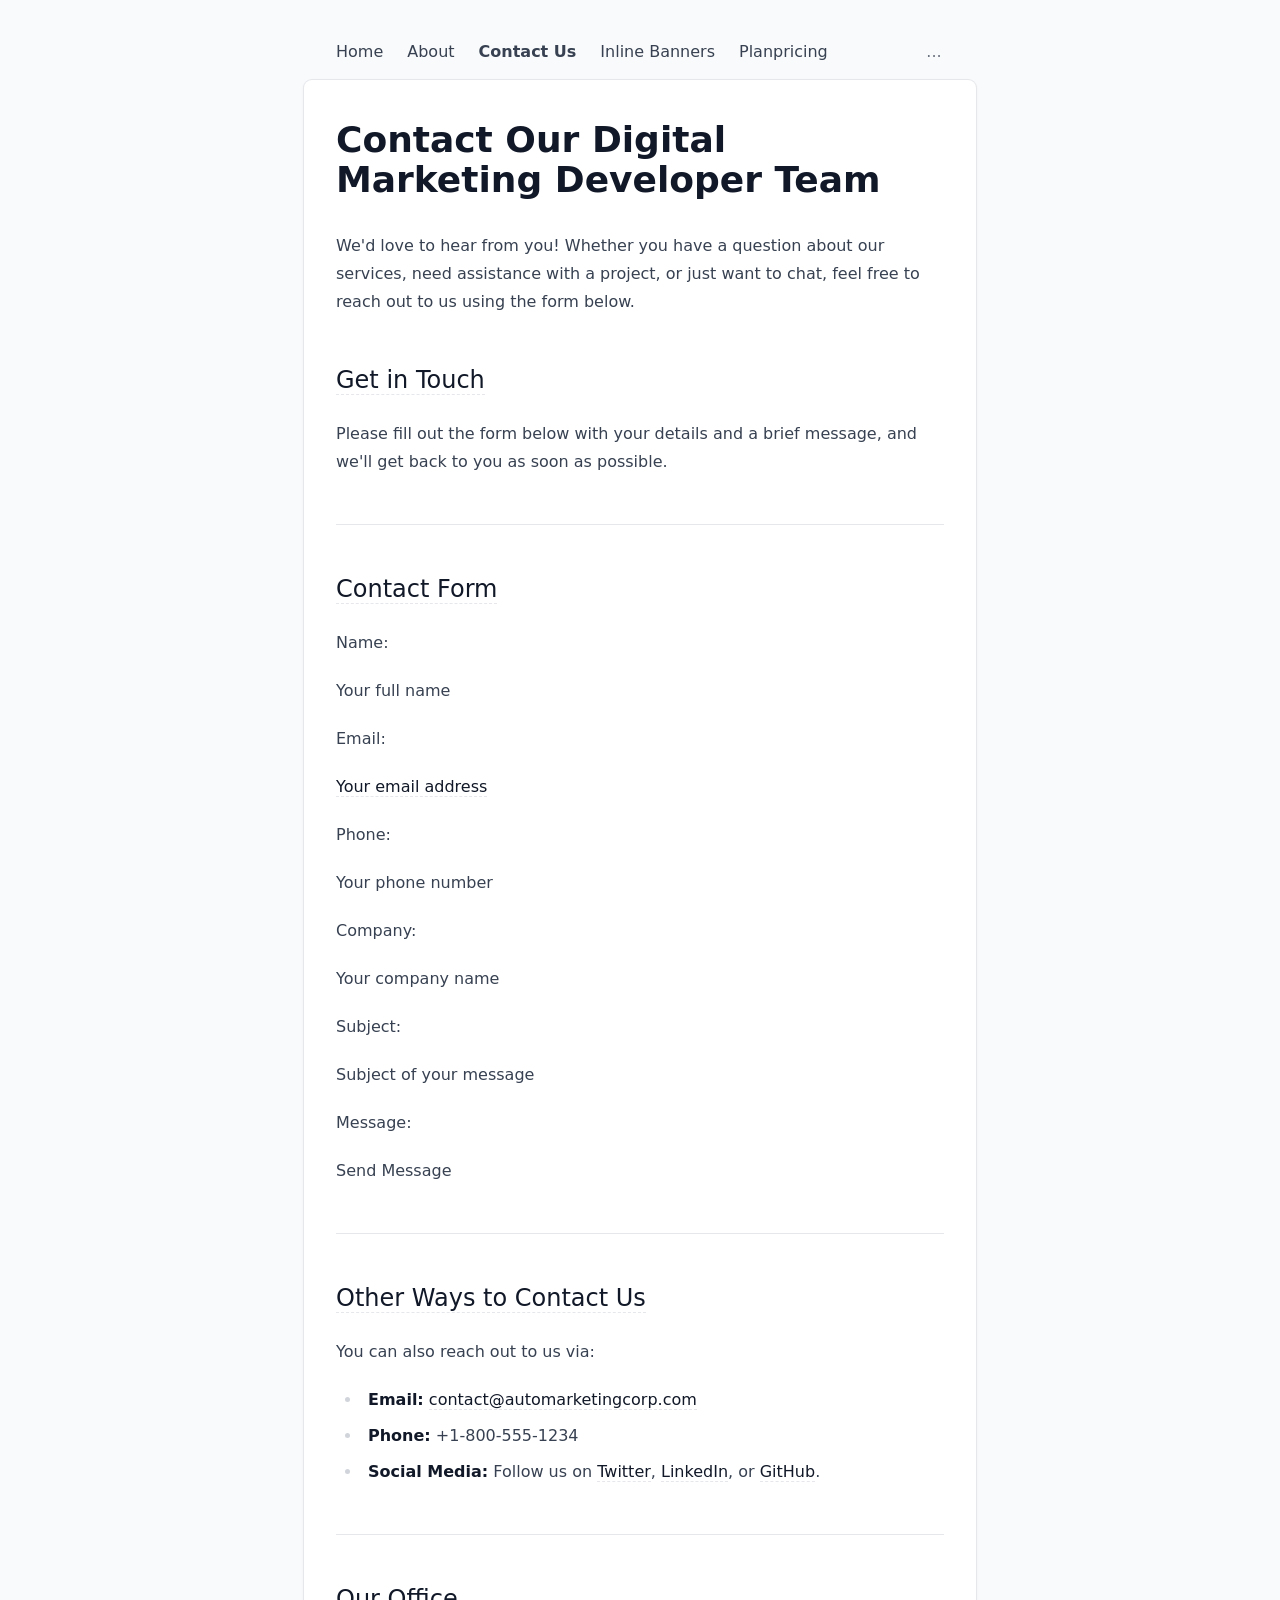
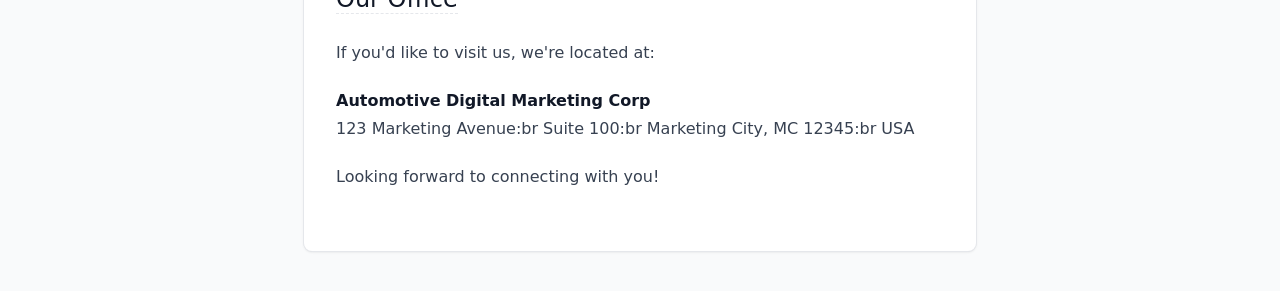
<file: contact/index.html>
<!DOCTYPE html><html  lang="en" data-capo=""><head><meta charset="utf-8">
<meta name="viewport" content="width=device-width, initial-scale=1">
<title>Contact Us</title>
<style>/*! tailwindcss v3.4.10 | MIT License | https://tailwindcss.com*/*,:after,:before{border:0 solid #e5e7eb;box-sizing:border-box}:after,:before{--tw-content:""}:host,html{line-height:1.5;-webkit-text-size-adjust:100%;font-family:ui-sans-serif,system-ui,sans-serif,Apple Color Emoji,Segoe UI Emoji,Segoe UI Symbol,Noto Color Emoji;font-feature-settings:normal;font-variation-settings:normal;tab-size:4;-webkit-tap-highlight-color:transparent}body{line-height:inherit;margin:0}hr{border-top-width:1px;color:inherit;height:0}abbr:where([title]){-webkit-text-decoration:underline dotted;text-decoration:underline dotted}h1,h2,h3,h4,h5,h6{font-size:inherit;font-weight:inherit}a{color:inherit;text-decoration:inherit}b,strong{font-weight:bolder}code,kbd,pre,samp{font-family:ui-monospace,SFMono-Regular,Menlo,Monaco,Consolas,Liberation Mono,Courier New,monospace;font-feature-settings:normal;font-size:1em;font-variation-settings:normal}small{font-size:80%}sub,sup{font-size:75%;line-height:0;position:relative;vertical-align:initial}sub{bottom:-.25em}sup{top:-.5em}table{border-collapse:collapse;border-color:inherit;text-indent:0}button,input,optgroup,select,textarea{color:inherit;font-family:inherit;font-feature-settings:inherit;font-size:100%;font-variation-settings:inherit;font-weight:inherit;letter-spacing:inherit;line-height:inherit;margin:0;padding:0}button,select{text-transform:none}button,input:where([type=button]),input:where([type=reset]),input:where([type=submit]){-webkit-appearance:button;background-color:initial;background-image:none}:-moz-focusring{outline:auto}:-moz-ui-invalid{box-shadow:none}progress{vertical-align:initial}::-webkit-inner-spin-button,::-webkit-outer-spin-button{height:auto}[type=search]{-webkit-appearance:textfield;outline-offset:-2px}::-webkit-search-decoration{-webkit-appearance:none}::-webkit-file-upload-button{-webkit-appearance:button;font:inherit}summary{display:list-item}blockquote,dd,dl,figure,h1,h2,h3,h4,h5,h6,hr,p,pre{margin:0}fieldset{margin:0}fieldset,legend{padding:0}menu,ol,ul{list-style:none;margin:0;padding:0}dialog{padding:0}textarea{resize:vertical}input::placeholder,textarea::placeholder{color:#9ca3af;opacity:1}[role=button],button{cursor:pointer}:disabled{cursor:default}audio,canvas,embed,iframe,img,object,svg,video{display:block;vertical-align:middle}img,video{height:auto;max-width:100%}[hidden]{display:none}*,::backdrop,:after,:before{--tw-border-spacing-x:0;--tw-border-spacing-y:0;--tw-translate-x:0;--tw-translate-y:0;--tw-rotate:0;--tw-skew-x:0;--tw-skew-y:0;--tw-scale-x:1;--tw-scale-y:1;--tw-pan-x: ;--tw-pan-y: ;--tw-pinch-zoom: ;--tw-scroll-snap-strictness:proximity;--tw-gradient-from-position: ;--tw-gradient-via-position: ;--tw-gradient-to-position: ;--tw-ordinal: ;--tw-slashed-zero: ;--tw-numeric-figure: ;--tw-numeric-spacing: ;--tw-numeric-fraction: ;--tw-ring-inset: ;--tw-ring-offset-width:0px;--tw-ring-offset-color:#fff;--tw-ring-color:#3b82f680;--tw-ring-offset-shadow:0 0 #0000;--tw-ring-shadow:0 0 #0000;--tw-shadow:0 0 #0000;--tw-shadow-colored:0 0 #0000;--tw-blur: ;--tw-brightness: ;--tw-contrast: ;--tw-grayscale: ;--tw-hue-rotate: ;--tw-invert: ;--tw-saturate: ;--tw-sepia: ;--tw-drop-shadow: ;--tw-backdrop-blur: ;--tw-backdrop-brightness: ;--tw-backdrop-contrast: ;--tw-backdrop-grayscale: ;--tw-backdrop-hue-rotate: ;--tw-backdrop-invert: ;--tw-backdrop-opacity: ;--tw-backdrop-saturate: ;--tw-backdrop-sepia: ;--tw-contain-size: ;--tw-contain-layout: ;--tw-contain-paint: ;--tw-contain-style: }.container{width:100%}@media (min-width:640px){.container{max-width:640px}}@media (min-width:768px){.container{max-width:768px}}@media (min-width:1024px){.container{max-width:1024px}}@media (min-width:1280px){.container{max-width:1280px}}@media (min-width:1536px){.container{max-width:1536px}}.prose{color:var(--tw-prose-body);max-width:65ch}.prose :where(p):not(:where([class~=not-prose],[class~=not-prose] *)){margin-bottom:1.25em;margin-top:1.25em}.prose :where([class~=lead]):not(:where([class~=not-prose],[class~=not-prose] *)){color:var(--tw-prose-lead);font-size:1.25em;line-height:1.6;margin-bottom:1.2em;margin-top:1.2em}.prose :where(a):not(:where([class~=not-prose],[class~=not-prose] *)){color:var(--tw-prose-links);font-weight:500;text-decoration:underline}.prose :where(strong):not(:where([class~=not-prose],[class~=not-prose] *)){color:var(--tw-prose-bold);font-weight:600}.prose :where(a strong):not(:where([class~=not-prose],[class~=not-prose] *)){color:inherit}.prose :where(blockquote strong):not(:where([class~=not-prose],[class~=not-prose] *)){color:inherit}.prose :where(thead th strong):not(:where([class~=not-prose],[class~=not-prose] *)){color:inherit}.prose :where(ol):not(:where([class~=not-prose],[class~=not-prose] *)){list-style-type:decimal;margin-bottom:1.25em;margin-top:1.25em;padding-inline-start:1.625em}.prose :where(ol[type=A]):not(:where([class~=not-prose],[class~=not-prose] *)){list-style-type:upper-alpha}.prose :where(ol[type=a]):not(:where([class~=not-prose],[class~=not-prose] *)){list-style-type:lower-alpha}.prose :where(ol[type=A s]):not(:where([class~=not-prose],[class~=not-prose] *)){list-style-type:upper-alpha}.prose :where(ol[type=a s]):not(:where([class~=not-prose],[class~=not-prose] *)){list-style-type:lower-alpha}.prose :where(ol[type=I]):not(:where([class~=not-prose],[class~=not-prose] *)){list-style-type:upper-roman}.prose :where(ol[type=i]):not(:where([class~=not-prose],[class~=not-prose] *)){list-style-type:lower-roman}.prose :where(ol[type=I s]):not(:where([class~=not-prose],[class~=not-prose] *)){list-style-type:upper-roman}.prose :where(ol[type=i s]):not(:where([class~=not-prose],[class~=not-prose] *)){list-style-type:lower-roman}.prose :where(ol[type="1"]):not(:where([class~=not-prose],[class~=not-prose] *)){list-style-type:decimal}.prose :where(ul):not(:where([class~=not-prose],[class~=not-prose] *)){list-style-type:disc;margin-bottom:1.25em;margin-top:1.25em;padding-inline-start:1.625em}.prose :where(ol>li):not(:where([class~=not-prose],[class~=not-prose] *))::marker{color:var(--tw-prose-counters);font-weight:400}.prose :where(ul>li):not(:where([class~=not-prose],[class~=not-prose] *))::marker{color:var(--tw-prose-bullets)}.prose :where(dt):not(:where([class~=not-prose],[class~=not-prose] *)){color:var(--tw-prose-headings);font-weight:600;margin-top:1.25em}.prose :where(hr):not(:where([class~=not-prose],[class~=not-prose] *)){border-color:var(--tw-prose-hr);border-top-width:1px;margin-bottom:3em;margin-top:3em}.prose :where(blockquote):not(:where([class~=not-prose],[class~=not-prose] *)){border-inline-start-color:var(--tw-prose-quote-borders);border-inline-start-width:.25rem;color:var(--tw-prose-quotes);font-style:italic;font-weight:500;margin-bottom:1.6em;margin-top:1.6em;padding-inline-start:1em;quotes:"\201C""\201D""\2018""\2019"}.prose :where(blockquote p:first-of-type):not(:where([class~=not-prose],[class~=not-prose] *)):before{content:open-quote}.prose :where(blockquote p:last-of-type):not(:where([class~=not-prose],[class~=not-prose] *)):after{content:close-quote}.prose :where(h1):not(:where([class~=not-prose],[class~=not-prose] *)){color:var(--tw-prose-headings);font-size:2.25em;font-weight:800;line-height:1.1111111;margin-bottom:.8888889em;margin-top:0}.prose :where(h1 strong):not(:where([class~=not-prose],[class~=not-prose] *)){color:inherit;font-weight:900}.prose :where(h2):not(:where([class~=not-prose],[class~=not-prose] *)){color:var(--tw-prose-headings);font-size:1.5em;font-weight:700;line-height:1.3333333;margin-bottom:1em;margin-top:2em}.prose :where(h2 strong):not(:where([class~=not-prose],[class~=not-prose] *)){color:inherit;font-weight:800}.prose :where(h3):not(:where([class~=not-prose],[class~=not-prose] *)){color:var(--tw-prose-headings);font-size:1.25em;font-weight:600;line-height:1.6;margin-bottom:.6em;margin-top:1.6em}.prose :where(h3 strong):not(:where([class~=not-prose],[class~=not-prose] *)){color:inherit;font-weight:700}.prose :where(h4):not(:where([class~=not-prose],[class~=not-prose] *)){color:var(--tw-prose-headings);font-weight:600;line-height:1.5;margin-bottom:.5em;margin-top:1.5em}.prose :where(h4 strong):not(:where([class~=not-prose],[class~=not-prose] *)){color:inherit;font-weight:700}.prose :where(img):not(:where([class~=not-prose],[class~=not-prose] *)){margin-bottom:2em;margin-top:2em}.prose :where(picture):not(:where([class~=not-prose],[class~=not-prose] *)){display:block;margin-bottom:2em;margin-top:2em}.prose :where(video):not(:where([class~=not-prose],[class~=not-prose] *)){margin-bottom:2em;margin-top:2em}.prose :where(kbd):not(:where([class~=not-prose],[class~=not-prose] *)){border-radius:.3125rem;box-shadow:0 0 0 1px rgb(var(--tw-prose-kbd-shadows)/10%),0 3px 0 rgb(var(--tw-prose-kbd-shadows)/10%);color:var(--tw-prose-kbd);font-family:inherit;font-size:.875em;font-weight:500;padding-inline-end:.375em;padding-bottom:.1875em;padding-top:.1875em;padding-inline-start:.375em}.prose :where(code):not(:where([class~=not-prose],[class~=not-prose] *)){color:var(--tw-prose-code);font-size:.875em;font-weight:600}.prose :where(code):not(:where([class~=not-prose],[class~=not-prose] *)):before{content:"`"}.prose :where(code):not(:where([class~=not-prose],[class~=not-prose] *)):after{content:"`"}.prose :where(a code):not(:where([class~=not-prose],[class~=not-prose] *)){color:inherit}.prose :where(h1 code):not(:where([class~=not-prose],[class~=not-prose] *)){color:inherit}.prose :where(h2 code):not(:where([class~=not-prose],[class~=not-prose] *)){color:inherit;font-size:.875em}.prose :where(h3 code):not(:where([class~=not-prose],[class~=not-prose] *)){color:inherit;font-size:.9em}.prose :where(h4 code):not(:where([class~=not-prose],[class~=not-prose] *)){color:inherit}.prose :where(blockquote code):not(:where([class~=not-prose],[class~=not-prose] *)){color:inherit}.prose :where(thead th code):not(:where([class~=not-prose],[class~=not-prose] *)){color:inherit}.prose :where(pre):not(:where([class~=not-prose],[class~=not-prose] *)){background-color:var(--tw-prose-pre-bg);border-radius:.375rem;color:var(--tw-prose-pre-code);font-size:.875em;font-weight:400;line-height:1.7142857;margin-bottom:1.7142857em;margin-top:1.7142857em;overflow-x:auto;padding-inline-end:1.1428571em;padding-bottom:.8571429em;padding-top:.8571429em;padding-inline-start:1.1428571em}.prose :where(pre code):not(:where([class~=not-prose],[class~=not-prose] *)){background-color:initial;border-radius:0;border-width:0;color:inherit;font-family:inherit;font-size:inherit;font-weight:inherit;line-height:inherit;padding:0}.prose :where(pre code):not(:where([class~=not-prose],[class~=not-prose] *)):before{content:none}.prose :where(pre code):not(:where([class~=not-prose],[class~=not-prose] *)):after{content:none}.prose :where(table):not(:where([class~=not-prose],[class~=not-prose] *)){font-size:.875em;line-height:1.7142857;margin-bottom:2em;margin-top:2em;table-layout:auto;width:100%}.prose :where(thead):not(:where([class~=not-prose],[class~=not-prose] *)){border-bottom-color:var(--tw-prose-th-borders);border-bottom-width:1px}.prose :where(thead th):not(:where([class~=not-prose],[class~=not-prose] *)){color:var(--tw-prose-headings);font-weight:600;padding-inline-end:.5714286em;padding-bottom:.5714286em;padding-inline-start:.5714286em;vertical-align:bottom}.prose :where(tbody tr):not(:where([class~=not-prose],[class~=not-prose] *)){border-bottom-color:var(--tw-prose-td-borders);border-bottom-width:1px}.prose :where(tbody tr:last-child):not(:where([class~=not-prose],[class~=not-prose] *)){border-bottom-width:0}.prose :where(tbody td):not(:where([class~=not-prose],[class~=not-prose] *)){vertical-align:initial}.prose :where(tfoot):not(:where([class~=not-prose],[class~=not-prose] *)){border-top-color:var(--tw-prose-th-borders);border-top-width:1px}.prose :where(tfoot td):not(:where([class~=not-prose],[class~=not-prose] *)){vertical-align:top}.prose :where(th,td):not(:where([class~=not-prose],[class~=not-prose] *)){text-align:start}.prose :where(figure>*):not(:where([class~=not-prose],[class~=not-prose] *)){margin-bottom:0;margin-top:0}.prose :where(figcaption):not(:where([class~=not-prose],[class~=not-prose] *)){color:var(--tw-prose-captions);font-size:.875em;line-height:1.4285714;margin-top:.8571429em}.prose{--tw-prose-body:#374151;--tw-prose-headings:#111827;--tw-prose-lead:#4b5563;--tw-prose-links:#111827;--tw-prose-bold:#111827;--tw-prose-counters:#6b7280;--tw-prose-bullets:#d1d5db;--tw-prose-hr:#e5e7eb;--tw-prose-quotes:#111827;--tw-prose-quote-borders:#e5e7eb;--tw-prose-captions:#6b7280;--tw-prose-kbd:#111827;--tw-prose-kbd-shadows:17 24 39;--tw-prose-code:#111827;--tw-prose-pre-code:#e5e7eb;--tw-prose-pre-bg:#1f2937;--tw-prose-th-borders:#d1d5db;--tw-prose-td-borders:#e5e7eb;--tw-prose-invert-body:#d1d5db;--tw-prose-invert-headings:#fff;--tw-prose-invert-lead:#9ca3af;--tw-prose-invert-links:#fff;--tw-prose-invert-bold:#fff;--tw-prose-invert-counters:#9ca3af;--tw-prose-invert-bullets:#4b5563;--tw-prose-invert-hr:#374151;--tw-prose-invert-quotes:#f3f4f6;--tw-prose-invert-quote-borders:#374151;--tw-prose-invert-captions:#9ca3af;--tw-prose-invert-kbd:#fff;--tw-prose-invert-kbd-shadows:255 255 255;--tw-prose-invert-code:#fff;--tw-prose-invert-pre-code:#d1d5db;--tw-prose-invert-pre-bg:#00000080;--tw-prose-invert-th-borders:#4b5563;--tw-prose-invert-td-borders:#374151;font-size:1rem;line-height:1.75}.prose :where(picture>img):not(:where([class~=not-prose],[class~=not-prose] *)){margin-bottom:0;margin-top:0}.prose :where(li):not(:where([class~=not-prose],[class~=not-prose] *)){margin-bottom:.5em;margin-top:.5em}.prose :where(ol>li):not(:where([class~=not-prose],[class~=not-prose] *)){padding-inline-start:.375em}.prose :where(ul>li):not(:where([class~=not-prose],[class~=not-prose] *)){padding-inline-start:.375em}.prose :where(.prose>ul>li p):not(:where([class~=not-prose],[class~=not-prose] *)){margin-bottom:.75em;margin-top:.75em}.prose :where(.prose>ul>li>p:first-child):not(:where([class~=not-prose],[class~=not-prose] *)){margin-top:1.25em}.prose :where(.prose>ul>li>p:last-child):not(:where([class~=not-prose],[class~=not-prose] *)){margin-bottom:1.25em}.prose :where(.prose>ol>li>p:first-child):not(:where([class~=not-prose],[class~=not-prose] *)){margin-top:1.25em}.prose :where(.prose>ol>li>p:last-child):not(:where([class~=not-prose],[class~=not-prose] *)){margin-bottom:1.25em}.prose :where(ul ul,ul ol,ol ul,ol ol):not(:where([class~=not-prose],[class~=not-prose] *)){margin-bottom:.75em;margin-top:.75em}.prose :where(dl):not(:where([class~=not-prose],[class~=not-prose] *)){margin-bottom:1.25em;margin-top:1.25em}.prose :where(dd):not(:where([class~=not-prose],[class~=not-prose] *)){margin-top:.5em;padding-inline-start:1.625em}.prose :where(hr+*):not(:where([class~=not-prose],[class~=not-prose] *)){margin-top:0}.prose :where(h2+*):not(:where([class~=not-prose],[class~=not-prose] *)){margin-top:0}.prose :where(h3+*):not(:where([class~=not-prose],[class~=not-prose] *)){margin-top:0}.prose :where(h4+*):not(:where([class~=not-prose],[class~=not-prose] *)){margin-top:0}.prose :where(thead th:first-child):not(:where([class~=not-prose],[class~=not-prose] *)){padding-inline-start:0}.prose :where(thead th:last-child):not(:where([class~=not-prose],[class~=not-prose] *)){padding-inline-end:0}.prose :where(tbody td,tfoot td):not(:where([class~=not-prose],[class~=not-prose] *)){padding-inline-end:.5714286em;padding-bottom:.5714286em;padding-top:.5714286em;padding-inline-start:.5714286em}.prose :where(tbody td:first-child,tfoot td:first-child):not(:where([class~=not-prose],[class~=not-prose] *)){padding-inline-start:0}.prose :where(tbody td:last-child,tfoot td:last-child):not(:where([class~=not-prose],[class~=not-prose] *)){padding-inline-end:0}.prose :where(figure):not(:where([class~=not-prose],[class~=not-prose] *)){margin-bottom:2em;margin-top:2em}.prose :where(.prose>:first-child):not(:where([class~=not-prose],[class~=not-prose] *)){margin-top:0}.prose :where(.prose>:last-child):not(:where([class~=not-prose],[class~=not-prose] *)){margin-bottom:0}.sr-only{height:1px;margin:-1px;overflow:hidden;padding:0;position:absolute;width:1px;clip:rect(0,0,0,0);border-width:0;white-space:nowrap}.static{position:static}.m-auto{margin:auto}.mx-auto{margin-left:auto;margin-right:auto}.mr-6{margin-right:1.5rem}.block{display:block}.inline-block{display:inline-block}.inline{display:inline}.flex{display:flex}.inline-flex{display:inline-flex}.contents{display:contents}.h-4{height:1rem}.h-5{height:1.25rem}.h-auto{height:auto}.w-32{width:8rem}.w-4{width:1rem}.w-5{width:1.25rem}.max-w-2xl{max-width:42rem}.max-w-full{max-width:100%}.max-w-none{max-width:none}.items-center{align-items:center}.justify-between{justify-content:space-between}.gap-1{gap:.25rem}.space-x-3>:not([hidden])~:not([hidden]){--tw-space-x-reverse:0;margin-left:calc(.75rem*(1 - var(--tw-space-x-reverse)));margin-right:calc(.75rem*var(--tw-space-x-reverse))}.overflow-x-auto{overflow-x:auto}.rounded{border-radius:.25rem}.bg-gray-50{--tw-bg-opacity:1;background-color:rgb(249 250 251/var(--tw-bg-opacity))}.bg-gray-800{--tw-bg-opacity:1;background-color:rgb(31 41 55/var(--tw-bg-opacity))}.bg-white{--tw-bg-opacity:1;background-color:rgb(255 255 255/var(--tw-bg-opacity))}.p-4{padding:1rem}.px-3{padding-left:.75rem;padding-right:.75rem}.px-4{padding-left:1rem;padding-right:1rem}.py-1{padding-bottom:.25rem;padding-top:.25rem}.py-10{padding-bottom:2.5rem;padding-top:2.5rem}.py-4{padding-bottom:1rem;padding-top:1rem}.text-2xl{font-size:1.5rem;line-height:2rem}.font-bold{font-weight:700}.text-black{--tw-text-opacity:1;color:rgb(0 0 0/var(--tw-text-opacity))}.text-blue-500{--tw-text-opacity:1;color:rgb(59 130 246/var(--tw-text-opacity))}.text-gray-500{--tw-text-opacity:1;color:rgb(107 114 128/var(--tw-text-opacity))}.text-gray-700{--tw-text-opacity:1;color:rgb(55 65 81/var(--tw-text-opacity))}.text-white{--tw-text-opacity:1;color:rgb(255 255 255/var(--tw-text-opacity))}.underline{text-decoration-line:underline}.no-underline{text-decoration-line:none}.ring-1{--tw-ring-offset-shadow:var(--tw-ring-inset) 0 0 0 var(--tw-ring-offset-width) var(--tw-ring-offset-color);--tw-ring-shadow:var(--tw-ring-inset) 0 0 0 calc(1px + var(--tw-ring-offset-width)) var(--tw-ring-color);box-shadow:var(--tw-ring-offset-shadow),var(--tw-ring-shadow),var(--tw-shadow,0 0 #0000)}.ring-gray-200{--tw-ring-opacity:1;--tw-ring-color:rgb(229 231 235/var(--tw-ring-opacity))}.transition{transition-duration:.15s;transition-property:color,background-color,border-color,text-decoration-color,fill,stroke,opacity,box-shadow,transform,filter,-webkit-backdrop-filter;transition-property:color,background-color,border-color,text-decoration-color,fill,stroke,opacity,box-shadow,transform,filter,backdrop-filter;transition-property:color,background-color,border-color,text-decoration-color,fill,stroke,opacity,box-shadow,transform,filter,backdrop-filter,-webkit-backdrop-filter;transition-timing-function:cubic-bezier(.4,0,.2,1)}.dark\:prose-invert:is(.dark *){--tw-prose-body:var(--tw-prose-invert-body);--tw-prose-headings:var(--tw-prose-invert-headings);--tw-prose-lead:var(--tw-prose-invert-lead);--tw-prose-links:var(--tw-prose-invert-links);--tw-prose-bold:var(--tw-prose-invert-bold);--tw-prose-counters:var(--tw-prose-invert-counters);--tw-prose-bullets:var(--tw-prose-invert-bullets);--tw-prose-hr:var(--tw-prose-invert-hr);--tw-prose-quotes:var(--tw-prose-invert-quotes);--tw-prose-quote-borders:var(--tw-prose-invert-quote-borders);--tw-prose-captions:var(--tw-prose-invert-captions);--tw-prose-kbd:var(--tw-prose-invert-kbd);--tw-prose-kbd-shadows:var(--tw-prose-invert-kbd-shadows);--tw-prose-code:var(--tw-prose-invert-code);--tw-prose-pre-code:var(--tw-prose-invert-pre-code);--tw-prose-pre-bg:var(--tw-prose-invert-pre-bg);--tw-prose-th-borders:var(--tw-prose-invert-th-borders);--tw-prose-td-borders:var(--tw-prose-invert-td-borders)}.hover\:text-gray-700:hover{--tw-text-opacity:1;color:rgb(55 65 81/var(--tw-text-opacity))}.prose-a\:border-b :is(:where(a):not(:where([class~=not-prose],[class~=not-prose] *))){border-bottom-width:1px}.prose-a\:border-dashed :is(:where(a):not(:where([class~=not-prose],[class~=not-prose] *))){border-style:dashed}.prose-a\:font-normal :is(:where(a):not(:where([class~=not-prose],[class~=not-prose] *))){font-weight:400}.prose-a\:no-underline :is(:where(a):not(:where([class~=not-prose],[class~=not-prose] *))){text-decoration-line:none}.hover\:prose-a\:border-solid :is(:where(a):not(:where([class~=not-prose],[class~=not-prose] *))):hover{border-style:solid}.hover\:prose-a\:border-primary-400 :is(:where(a):not(:where([class~=not-prose],[class~=not-prose] *))):hover{--tw-border-opacity:1;border-color:rgb(52 211 153/var(--tw-border-opacity))}.hover\:prose-a\:text-primary-400 :is(:where(a):not(:where([class~=not-prose],[class~=not-prose] *))):hover{--tw-text-opacity:1;color:rgb(52 211 153/var(--tw-text-opacity))}.prose-pre\:bg-gray-100 :is(:where(pre):not(:where([class~=not-prose],[class~=not-prose] *))){--tw-bg-opacity:1;background-color:rgb(243 244 246/var(--tw-bg-opacity))}.dark\:bg-gray-200:is(.dark *){--tw-bg-opacity:1;background-color:rgb(229 231 235/var(--tw-bg-opacity))}.dark\:bg-gray-800:is(.dark *){--tw-bg-opacity:1;background-color:rgb(31 41 55/var(--tw-bg-opacity))}.dark\:bg-gray-900:is(.dark *){--tw-bg-opacity:1;background-color:rgb(17 24 39/var(--tw-bg-opacity))}.dark\:text-gray-100:is(.dark *){--tw-text-opacity:1;color:rgb(243 244 246/var(--tw-text-opacity))}.dark\:text-gray-200:is(.dark *){--tw-text-opacity:1;color:rgb(229 231 235/var(--tw-text-opacity))}.dark\:text-gray-300:is(.dark *){--tw-text-opacity:1;color:rgb(209 213 219/var(--tw-text-opacity))}.dark\:text-gray-950:is(.dark *){--tw-text-opacity:1;color:rgb(3 7 18/var(--tw-text-opacity))}.dark\:ring-gray-700:is(.dark *){--tw-ring-opacity:1;--tw-ring-color:rgb(55 65 81/var(--tw-ring-opacity))}.dark\:hover\:text-gray-300:hover:is(.dark *){--tw-text-opacity:1;color:rgb(209 213 219/var(--tw-text-opacity))}.dark\:prose-pre\:bg-gray-900 :is(:where(pre):not(:where([class~=not-prose],[class~=not-prose] *))):is(.dark *){--tw-bg-opacity:1;background-color:rgb(17 24 39/var(--tw-bg-opacity))}@media (min-width:640px){.sm\:rounded{border-radius:.25rem}.sm\:rounded-lg{border-radius:.5rem}.sm\:px-8{padding-left:2rem;padding-right:2rem}.sm\:pb-10{padding-bottom:2.5rem}.sm\:pt-6{padding-top:1.5rem}.sm\:shadow{--tw-shadow:0 1px 3px 0 #0000001a,0 1px 2px -1px #0000001a;--tw-shadow-colored:0 1px 3px 0 var(--tw-shadow-color),0 1px 2px -1px var(--tw-shadow-color);box-shadow:var(--tw-ring-offset-shadow,0 0 #0000),var(--tw-ring-shadow,0 0 #0000),var(--tw-shadow)}}</style>
<style>.icon[data-v-f4a6dd80]{display:inline-block;vertical-align:middle}</style>
<style>body{--tw-bg-opacity:1;background-color:rgb(249 250 251/var(--tw-bg-opacity));--tw-text-opacity:1;color:rgb(0 0 0/var(--tw-text-opacity))}body:is(.dark *){--tw-bg-opacity:1;background-color:rgb(17 24 39/var(--tw-bg-opacity));--tw-text-opacity:1;color:rgb(255 255 255/var(--tw-text-opacity))}</style>
<link rel="stylesheet" href="/_nuxt/entry.CQz3Wn0N.css">
<link rel="preload" as="fetch" crossorigin="anonymous" href="/contact/_payload.json?834004e0-6ab0-4dae-8a58-207d715efff3">
<link rel="modulepreload" as="script" crossorigin href="/_nuxt/CxyLOYvA.js">
<link rel="modulepreload" as="script" crossorigin href="/_nuxt/Ar6qiUHB.js">
<link rel="modulepreload" as="script" crossorigin href="/_nuxt/DTDN3ySa.js">
<link rel="modulepreload" as="script" crossorigin href="/_nuxt/Kzb39Cki.js">
<link rel="modulepreload" as="script" crossorigin href="/_nuxt/CWBirYFI.js">
<link rel="modulepreload" as="script" crossorigin href="/_nuxt/Dnd51l0P.js">
<link rel="modulepreload" as="script" crossorigin href="/_nuxt/C1kgYyTb.js">
<link rel="modulepreload" as="script" crossorigin href="/_nuxt/DBV-fUnf.js">
<link rel="modulepreload" as="script" crossorigin href="/_nuxt/DSzqEvmS.js">
<link rel="modulepreload" as="script" crossorigin href="/_nuxt/C5JqEDnG.js">
<link rel="modulepreload" as="script" crossorigin href="/_nuxt/Dbd7-M2Q.js">
<link rel="modulepreload" as="script" crossorigin href="/_nuxt/D38-gotJ.js">
<link rel="modulepreload" as="script" crossorigin href="/_nuxt/Bz8ww_1v.js">
<link rel="modulepreload" as="script" crossorigin href="/_nuxt/rfKPB74r.js">
<link rel="modulepreload" as="script" crossorigin href="/_nuxt/DPqw7orl.js">
<link rel="modulepreload" as="script" crossorigin href="/_nuxt/ZKPtqj5c.js">
<link rel="modulepreload" as="script" crossorigin href="/_nuxt/FYFh8ZzT.js">
<link rel="modulepreload" as="script" crossorigin href="/_nuxt/siSlBKTD.js">
<link rel="prefetch" as="script" crossorigin href="/_nuxt/D_escTBj.js">
<link rel="prefetch" as="script" crossorigin href="/_nuxt/Cw0zEBIi.js">
<link rel="prefetch" as="style" href="/_nuxt/useStudio.C5AIQshb.css">
<link rel="prefetch" as="script" crossorigin href="/_nuxt/zKo51JBH.js">
<link rel="prefetch" as="script" crossorigin href="/_nuxt/DnIJWYnK.js">
<link rel="prefetch" as="script" crossorigin href="/_nuxt/CbkytgPK.js">
<meta name="twitter:card" content="summary_large_image">
<meta property="og:title" content="Contact Us">
<meta name="description" content="Get in touch with our Digital Marketing Developer Team">
<meta property="og:description" content="Get in touch with our Digital Marketing Developer Team">
<script type="module" src="/_nuxt/CxyLOYvA.js" crossorigin></script><script>"use strict";(()=>{const a=window,e=document.documentElement,c=window.localStorage,d=["dark","light"],n=c&&c.getItem&&c.getItem("nuxt-color-mode")||"system";let l=n==="system"?f():n;const i=e.getAttribute("data-color-mode-forced");i&&(l=i),r(l),a["__NUXT_COLOR_MODE__"]={preference:n,value:l,getColorScheme:f,addColorScheme:r,removeColorScheme:u};function r(o){const t=""+o+"",s="";e.classList?e.classList.add(t):e.className+=" "+t,s&&e.setAttribute("data-"+s,o)}function u(o){const t=""+o+"",s="";e.classList?e.classList.remove(t):e.className=e.className.replace(new RegExp(t,"g"),""),s&&e.removeAttribute("data-"+s)}function m(o){return a.matchMedia("(prefers-color-scheme"+o+")")}function f(){if(a.matchMedia&&m("").media!=="not all"){for(const o of d)if(m(":"+o).matches)return o}return"light"}})();</script></head><body><div id="__nuxt"><div class="sm:pt-6 sm:pb-10"><!----><!----><!----><div class="nuxt-loading-indicator" style="position:fixed;top:0;right:0;left:0;pointer-events:none;width:auto;height:3px;opacity:0;background:repeating-linear-gradient(to right,#00dc82 0%,#34cdfe 50%,#0047e1 100%);background-size:Infinity% auto;transform:scaleX(0%);transform-origin:left;transition:transform 0.1s, height 0.4s, opacity 0.4s;z-index:999999;"></div><div class="flex justify-between max-w-2xl px-4 py-4 mx-auto sm:px-8"><div class="text-gray-700 dark:text-gray-200"><!--[--><a href="/" class="mr-6">Home</a><a href="/about" class="mr-6">About</a><a aria-current="page" href="/contact" class="font-bold router-link-exact-active mr-6">Contact Us</a><a href="/inlinebanners" class="mr-6">Inline Banners</a><a href="/planpricing" class="mr-6">Planpricing</a><!--]--></div><div class="space-x-3 transition text-gray-500"><!----><!----><!----><button aria-label="Color Mode" class="inline-block w-5 dark:text-gray-100 hover:text-gray-700 dark:hover:text-gray-300"><span>...</span></button></div></div><!--[--><div class="document-driven-page"><div class="max-w-2xl px-4 py-10 m-auto bg-white sm:px-8 sm:shadow dark:bg-gray-800 ring-1 ring-gray-200 dark:ring-gray-700 sm:rounded-lg"><main class="max-w-none prose dark:prose-invert prose-pre:bg-gray-100 dark:prose-pre:bg-gray-900 hover:prose-a:text-primary-400 prose-a:font-normal prose-a:no-underline prose-a:border-dashed prose-a:border-b hover:prose-a:border-solid hover:prose-a:border-primary-400"><!--[--><div><h1 id="contact-our-digital-marketing-developer-team"><!--[-->Contact Our Digital Marketing Developer Team<!--]--></h1><p><!--[-->We&#39;d love to hear from you! Whether you have a question about our services, need assistance with a project, or just want to chat, feel free to reach out to us using the form below.<!--]--></p><h2 id="get-in-touch"><a href="#get-in-touch"><!--[-->Get in Touch<!--]--></a></h2><p><!--[-->Please fill out the form below with your details and a brief message, and we&#39;ll get back to you as soon as possible.<!--]--></p><hr><h2 id="contact-form"><a href="#contact-form"><!--[-->Contact Form<!--]--></a></h2><div><p><!--[-->Name:<!--]--></p><p><!--[-->Your full name<!--]--></p></div><div><p><!--[-->Email:<!--]--></p><p><!--[--><a href="mailto:Your%20email%20address" rel="noopener noreferrer"><!--[-->Your email address<!--]--></a><!--]--></p></div><div><p><!--[-->Phone:<!--]--></p><p><!--[-->Your phone number<!--]--></p></div><div><p><!--[-->Company:<!--]--></p><p><!--[-->Your company name<!--]--></p></div><div><p><!--[-->Subject:<!--]--></p><p><!--[-->Subject of your message<!--]--></p></div><div><p><!--[-->Message:<!--]--></p></div><div><p><!--[-->Send Message<!--]--></p></div><hr><h2 id="other-ways-to-contact-us"><a href="#other-ways-to-contact-us"><!--[-->Other Ways to Contact Us<!--]--></a></h2><p><!--[-->You can also reach out to us via:<!--]--></p><ul><!--[--><li><!--[--><strong><!--[-->Email:<!--]--></strong> <a href="mailto:contact@automarketingcorp.com" rel="noopener noreferrer"><!--[-->contact@automarketingcorp.com<!--]--></a><!--]--></li><li><!--[--><strong><!--[-->Phone:<!--]--></strong> +1-800-555-1234<!--]--></li><li><!--[--><strong><!--[-->Social Media:<!--]--></strong> Follow us on <a href="https://twitter.com/AutoMktgCorp" rel="nofollow"><!--[-->Twitter<!--]--></a>, <a href="https://linkedin.com/company/automotive-digital-marketing-corp" rel="nofollow"><!--[-->LinkedIn<!--]--></a>, or <a href="https://github.com/AutoMktgCorp" rel="nofollow"><!--[-->GitHub<!--]--></a>.<!--]--></li><!--]--></ul><hr><h2 id="our-office"><a href="#our-office"><!--[-->Our Office<!--]--></a></h2><p><!--[-->If you&#39;d like to visit us, we&#39;re located at:<!--]--></p><p><!--[--><strong><!--[-->Automotive Digital Marketing Corp<!--]--></strong><br>
123 Marketing Avenue:br
Suite 100:br
Marketing City, MC 12345:br
USA<!--]--></p><p><!--[-->Looking forward to connecting with you!<!--]--></p></div><!--]--></main></div></div><!--]--></div></div><div id="teleports"></div><script type="application/json" id="__NUXT_DATA__" data-ssr="true" data-src="/contact/_payload.json?834004e0-6ab0-4dae-8a58-207d715efff3">[{"state":1,"once":301,"_errors":302,"serverRendered":5,"path":11,"prerenderedAt":304},["Reactive",2],{"$scolor-mode":3,"$sdd-pages":7,"$sdd-surrounds":271,"$sdd-globals":289,"$sdd-navigation":291},{"preference":4,"value":4,"unknown":5,"forced":6},"system",true,false,["ShallowRef",8],["ShallowReactive",9],{"/contact":10},{"_path":11,"_dir":12,"_draft":6,"_partial":6,"_locale":12,"title":13,"description":14,"body":15,"_type":264,"_id":265,"_source":266,"_file":267,"_stem":268,"_extension":269,"layout":270},"/contact","","Contact Us","Get in touch with our Digital Marketing Developer Team",{"type":16,"children":17,"toc":257},"root",[18,27,33,40,45,49,55,69,87,100,113,126,134,142,145,151,156,224,227,233,238,252],{"type":19,"tag":20,"props":21,"children":23},"element","h1",{"id":22},"contact-our-digital-marketing-developer-team",[24],{"type":25,"value":26},"text","Contact Our Digital Marketing Developer Team",{"type":19,"tag":28,"props":29,"children":30},"p",{},[31],{"type":25,"value":32},"We'd love to hear from you! Whether you have a question about our services, need assistance with a project, or just want to chat, feel free to reach out to us using the form below.",{"type":19,"tag":34,"props":35,"children":37},"h2",{"id":36},"get-in-touch",[38],{"type":25,"value":39},"Get in Touch",{"type":19,"tag":28,"props":41,"children":42},{},[43],{"type":25,"value":44},"Please fill out the form below with your details and a brief message, and we'll get back to you as soon as possible.",{"type":19,"tag":46,"props":47,"children":48},"hr",{},[],{"type":19,"tag":34,"props":50,"children":52},{"id":51},"contact-form",[53],{"type":25,"value":54},"Contact Form",{"type":19,"tag":56,"props":57,"children":58},"div",{},[59,64],{"type":19,"tag":28,"props":60,"children":61},{},[62],{"type":25,"value":63},"Name:",{"type":19,"tag":28,"props":65,"children":66},{},[67],{"type":25,"value":68},"Your full name",{"type":19,"tag":56,"props":70,"children":71},{},[72,77],{"type":19,"tag":28,"props":73,"children":74},{},[75],{"type":25,"value":76},"Email:",{"type":19,"tag":28,"props":78,"children":79},{},[80],{"type":19,"tag":81,"props":82,"children":84},"a",{"href":83},"mailto:Your%20email%20address",[85],{"type":25,"value":86},"Your email address",{"type":19,"tag":56,"props":88,"children":89},{},[90,95],{"type":19,"tag":28,"props":91,"children":92},{},[93],{"type":25,"value":94},"Phone:",{"type":19,"tag":28,"props":96,"children":97},{},[98],{"type":25,"value":99},"Your phone number",{"type":19,"tag":56,"props":101,"children":102},{},[103,108],{"type":19,"tag":28,"props":104,"children":105},{},[106],{"type":25,"value":107},"Company:",{"type":19,"tag":28,"props":109,"children":110},{},[111],{"type":25,"value":112},"Your company name",{"type":19,"tag":56,"props":114,"children":115},{},[116,121],{"type":19,"tag":28,"props":117,"children":118},{},[119],{"type":25,"value":120},"Subject:",{"type":19,"tag":28,"props":122,"children":123},{},[124],{"type":25,"value":125},"Subject of your message",{"type":19,"tag":56,"props":127,"children":128},{},[129],{"type":19,"tag":28,"props":130,"children":131},{},[132],{"type":25,"value":133},"Message:",{"type":19,"tag":56,"props":135,"children":136},{},[137],{"type":19,"tag":28,"props":138,"children":139},{},[140],{"type":25,"value":141},"Send Message",{"type":19,"tag":46,"props":143,"children":144},{},[],{"type":19,"tag":34,"props":146,"children":148},{"id":147},"other-ways-to-contact-us",[149],{"type":25,"value":150},"Other Ways to Contact Us",{"type":19,"tag":28,"props":152,"children":153},{},[154],{"type":25,"value":155},"You can also reach out to us via:",{"type":19,"tag":157,"props":158,"children":159},"ul",{},[160,177,186],{"type":19,"tag":161,"props":162,"children":163},"li",{},[164,169,171],{"type":19,"tag":165,"props":166,"children":167},"strong",{},[168],{"type":25,"value":76},{"type":25,"value":170}," ",{"type":19,"tag":81,"props":172,"children":174},{"href":173},"mailto:contact@automarketingcorp.com",[175],{"type":25,"value":176},"contact@automarketingcorp.com",{"type":19,"tag":161,"props":178,"children":179},{},[180,184],{"type":19,"tag":165,"props":181,"children":182},{},[183],{"type":25,"value":94},{"type":25,"value":185}," +1-800-555-1234",{"type":19,"tag":161,"props":187,"children":188},{},[189,194,196,204,206,213,215,222],{"type":19,"tag":165,"props":190,"children":191},{},[192],{"type":25,"value":193},"Social Media:",{"type":25,"value":195}," Follow us on ",{"type":19,"tag":81,"props":197,"children":201},{"href":198,"rel":199},"https://twitter.com/AutoMktgCorp",[200],"nofollow",[202],{"type":25,"value":203},"Twitter",{"type":25,"value":205},", ",{"type":19,"tag":81,"props":207,"children":210},{"href":208,"rel":209},"https://linkedin.com/company/automotive-digital-marketing-corp",[200],[211],{"type":25,"value":212},"LinkedIn",{"type":25,"value":214},", or ",{"type":19,"tag":81,"props":216,"children":219},{"href":217,"rel":218},"https://github.com/AutoMktgCorp",[200],[220],{"type":25,"value":221},"GitHub",{"type":25,"value":223},".",{"type":19,"tag":46,"props":225,"children":226},{},[],{"type":19,"tag":34,"props":228,"children":230},{"id":229},"our-office",[231],{"type":25,"value":232},"Our Office",{"type":19,"tag":28,"props":234,"children":235},{},[236],{"type":25,"value":237},"If you'd like to visit us, we're located at:",{"type":19,"tag":28,"props":239,"children":240},{},[241,246,250],{"type":19,"tag":165,"props":242,"children":243},{},[244],{"type":25,"value":245},"Automotive Digital Marketing Corp",{"type":19,"tag":247,"props":248,"children":249},"br",{},[],{"type":25,"value":251},"\n123 Marketing Avenue:br\nSuite 100:br\nMarketing City, MC 12345:br\nUSA",{"type":19,"tag":28,"props":253,"children":254},{},[255],{"type":25,"value":256},"Looking forward to connecting with you!",{"title":12,"searchDepth":258,"depth":258,"links":259},2,[260,261,262,263],{"id":36,"depth":258,"text":39},{"id":51,"depth":258,"text":54},{"id":147,"depth":258,"text":150},{"id":229,"depth":258,"text":232},"markdown","content:contact.md","content","contact.md","contact","md","default",["ShallowRef",272],["ShallowReactive",273],{"/contact":274},[275,282],{"_path":276,"_dir":12,"_draft":6,"_partial":6,"_locale":12,"title":277,"description":278,"_type":264,"_id":279,"_source":266,"_file":280,"_stem":281,"_extension":269},"/about","About","Index","content:2.about.md","2.about.md","2.about",{"_path":283,"_dir":12,"_draft":6,"_partial":6,"_locale":12,"title":284,"description":285,"_type":264,"_id":286,"_source":266,"_file":287,"_stem":288,"_extension":269},"/inlinebanners","Inline Banners","A page to display inline banners fetched from an API","content:inlinebanners.md","inlinebanners.md","inlinebanners",["ShallowRef",290],{},[292,295,296,297,298],{"title":293,"_path":294},"Home","/",{"title":277,"_path":276},{"title":13,"_path":11},{"title":284,"_path":283},{"title":299,"_path":300},"Planpricing","/planpricing",["Set"],["ShallowReactive",303],{},1723761245699]</script>
<script>window.__NUXT__={};window.__NUXT__.config={public:{studio:{apiURL:"https://api.nuxt.studio",iframeMessagingAllowedOrigins:""},mdc:{components:{prose:true,map:{p:"prose-p",a:"prose-a",blockquote:"prose-blockquote","code-inline":"prose-code-inline",code:"ProseCodeInline",em:"prose-em",h1:"prose-h1",h2:"prose-h2",h3:"prose-h3",h4:"prose-h4",h5:"prose-h5",h6:"prose-h6",hr:"prose-hr",img:"prose-img",ul:"prose-ul",ol:"prose-ol",li:"prose-li",strong:"prose-strong",table:"prose-table",thead:"prose-thead",tbody:"prose-tbody",td:"prose-td",th:"prose-th",tr:"prose-tr"}},headings:{anchorLinks:{h1:false,h2:true,h3:true,h4:true,h5:false,h6:false}}},content:{locales:[],defaultLocale:"",integrity:1723761226365,experimental:{stripQueryParameters:false,advanceQuery:false,clientDB:false},respectPathCase:false,api:{baseURL:"/api/_content"},navigation:{fields:["layout"]},tags:{p:"prose-p",a:"prose-a",blockquote:"prose-blockquote","code-inline":"prose-code-inline",code:"ProseCodeInline",em:"prose-em",h1:"prose-h1",h2:"prose-h2",h3:"prose-h3",h4:"prose-h4",h5:"prose-h5",h6:"prose-h6",hr:"prose-hr",img:"prose-img",ul:"prose-ul",ol:"prose-ol",li:"prose-li",strong:"prose-strong",table:"prose-table",thead:"prose-thead",tbody:"prose-tbody",td:"prose-td",th:"prose-th",tr:"prose-tr"},highlight:{theme:{dark:"github-dark",default:"github-light"},highlighter:"shiki",langs:["js","jsx","json","ts","tsx","vue","css","html","bash","md","mdc","yaml"]},wsUrl:"",documentDriven:{page:true,navigation:true,surround:true,globals:{},layoutFallbacks:["theme"],injectPage:true},host:"",trailingSlash:false,search:"",contentHead:true,anchorLinks:{depth:4,exclude:[1]}}},app:{baseURL:"/",buildId:"834004e0-6ab0-4dae-8a58-207d715efff3",buildAssetsDir:"/_nuxt/",cdnURL:""}}</script></body></html>
</file>
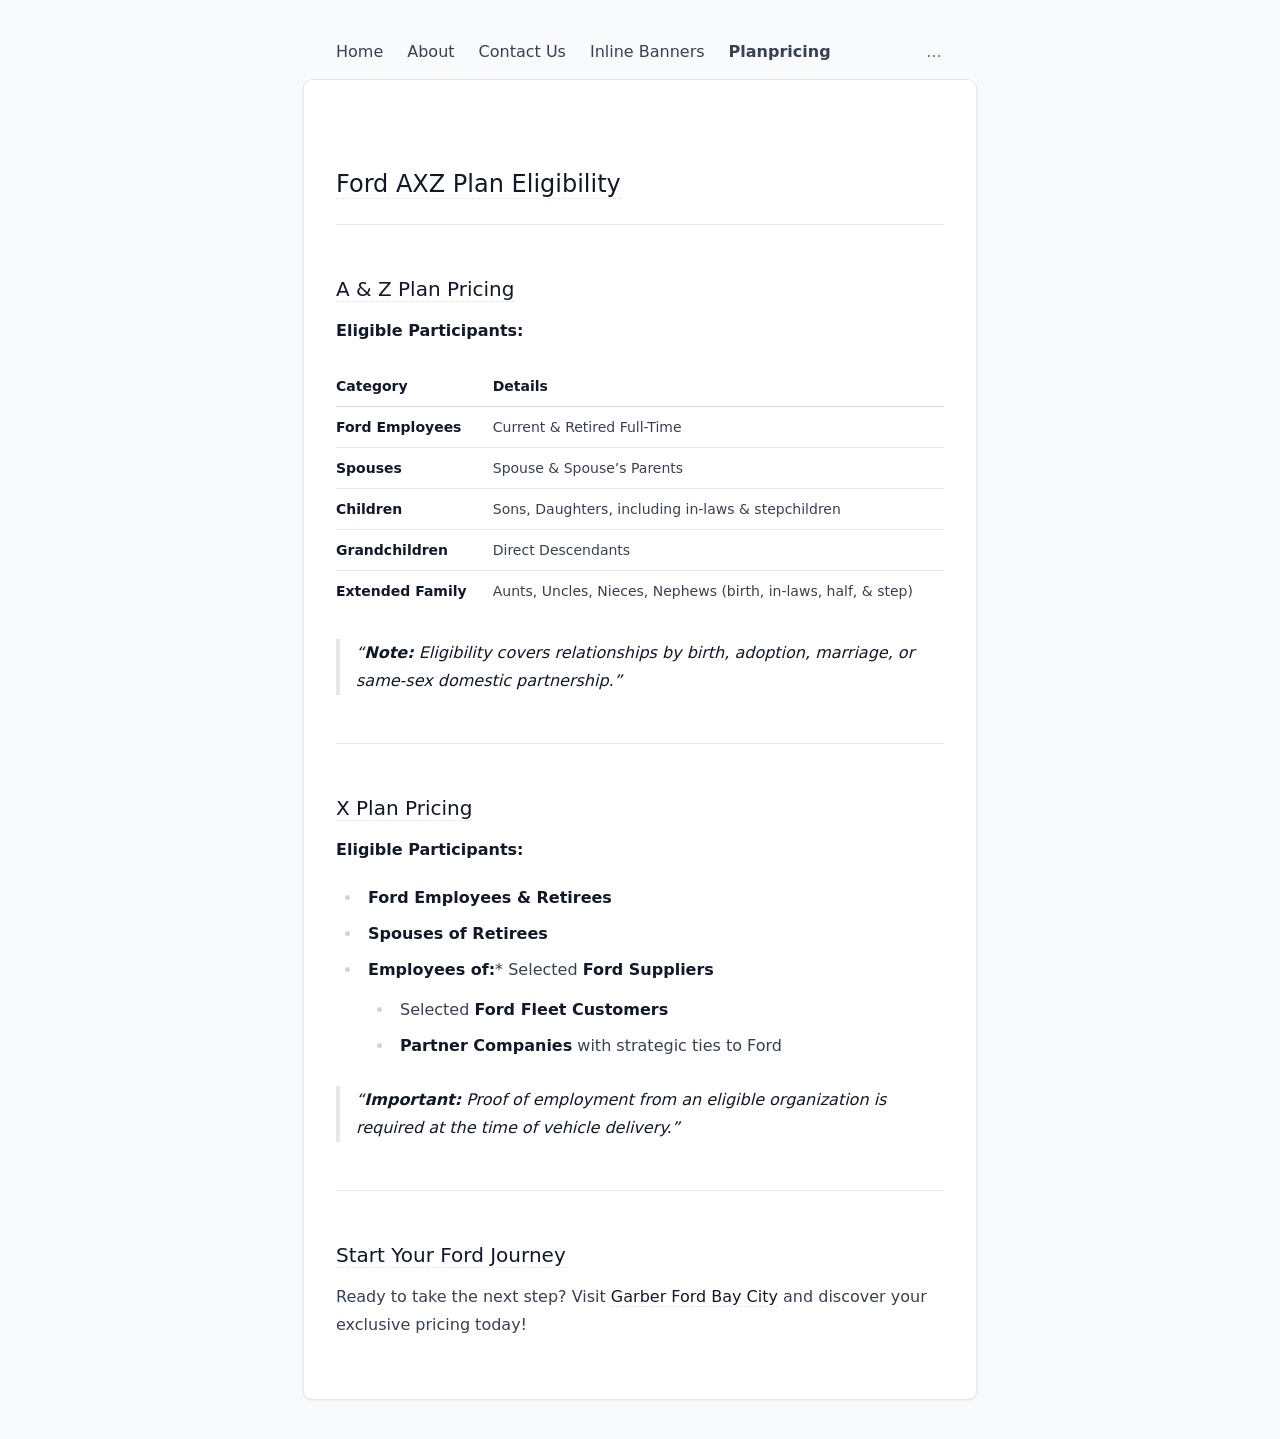
<file: planpricing/index.html>
<!DOCTYPE html><html  lang="en" data-capo=""><head><meta charset="utf-8">
<meta name="viewport" content="width=device-width, initial-scale=1">
<title>Planpricing</title>
<style>/*! tailwindcss v3.4.10 | MIT License | https://tailwindcss.com*/*,:after,:before{border:0 solid #e5e7eb;box-sizing:border-box}:after,:before{--tw-content:""}:host,html{line-height:1.5;-webkit-text-size-adjust:100%;font-family:ui-sans-serif,system-ui,sans-serif,Apple Color Emoji,Segoe UI Emoji,Segoe UI Symbol,Noto Color Emoji;font-feature-settings:normal;font-variation-settings:normal;tab-size:4;-webkit-tap-highlight-color:transparent}body{line-height:inherit;margin:0}hr{border-top-width:1px;color:inherit;height:0}abbr:where([title]){-webkit-text-decoration:underline dotted;text-decoration:underline dotted}h1,h2,h3,h4,h5,h6{font-size:inherit;font-weight:inherit}a{color:inherit;text-decoration:inherit}b,strong{font-weight:bolder}code,kbd,pre,samp{font-family:ui-monospace,SFMono-Regular,Menlo,Monaco,Consolas,Liberation Mono,Courier New,monospace;font-feature-settings:normal;font-size:1em;font-variation-settings:normal}small{font-size:80%}sub,sup{font-size:75%;line-height:0;position:relative;vertical-align:initial}sub{bottom:-.25em}sup{top:-.5em}table{border-collapse:collapse;border-color:inherit;text-indent:0}button,input,optgroup,select,textarea{color:inherit;font-family:inherit;font-feature-settings:inherit;font-size:100%;font-variation-settings:inherit;font-weight:inherit;letter-spacing:inherit;line-height:inherit;margin:0;padding:0}button,select{text-transform:none}button,input:where([type=button]),input:where([type=reset]),input:where([type=submit]){-webkit-appearance:button;background-color:initial;background-image:none}:-moz-focusring{outline:auto}:-moz-ui-invalid{box-shadow:none}progress{vertical-align:initial}::-webkit-inner-spin-button,::-webkit-outer-spin-button{height:auto}[type=search]{-webkit-appearance:textfield;outline-offset:-2px}::-webkit-search-decoration{-webkit-appearance:none}::-webkit-file-upload-button{-webkit-appearance:button;font:inherit}summary{display:list-item}blockquote,dd,dl,figure,h1,h2,h3,h4,h5,h6,hr,p,pre{margin:0}fieldset{margin:0}fieldset,legend{padding:0}menu,ol,ul{list-style:none;margin:0;padding:0}dialog{padding:0}textarea{resize:vertical}input::placeholder,textarea::placeholder{color:#9ca3af;opacity:1}[role=button],button{cursor:pointer}:disabled{cursor:default}audio,canvas,embed,iframe,img,object,svg,video{display:block;vertical-align:middle}img,video{height:auto;max-width:100%}[hidden]{display:none}*,::backdrop,:after,:before{--tw-border-spacing-x:0;--tw-border-spacing-y:0;--tw-translate-x:0;--tw-translate-y:0;--tw-rotate:0;--tw-skew-x:0;--tw-skew-y:0;--tw-scale-x:1;--tw-scale-y:1;--tw-pan-x: ;--tw-pan-y: ;--tw-pinch-zoom: ;--tw-scroll-snap-strictness:proximity;--tw-gradient-from-position: ;--tw-gradient-via-position: ;--tw-gradient-to-position: ;--tw-ordinal: ;--tw-slashed-zero: ;--tw-numeric-figure: ;--tw-numeric-spacing: ;--tw-numeric-fraction: ;--tw-ring-inset: ;--tw-ring-offset-width:0px;--tw-ring-offset-color:#fff;--tw-ring-color:#3b82f680;--tw-ring-offset-shadow:0 0 #0000;--tw-ring-shadow:0 0 #0000;--tw-shadow:0 0 #0000;--tw-shadow-colored:0 0 #0000;--tw-blur: ;--tw-brightness: ;--tw-contrast: ;--tw-grayscale: ;--tw-hue-rotate: ;--tw-invert: ;--tw-saturate: ;--tw-sepia: ;--tw-drop-shadow: ;--tw-backdrop-blur: ;--tw-backdrop-brightness: ;--tw-backdrop-contrast: ;--tw-backdrop-grayscale: ;--tw-backdrop-hue-rotate: ;--tw-backdrop-invert: ;--tw-backdrop-opacity: ;--tw-backdrop-saturate: ;--tw-backdrop-sepia: ;--tw-contain-size: ;--tw-contain-layout: ;--tw-contain-paint: ;--tw-contain-style: }.container{width:100%}@media (min-width:640px){.container{max-width:640px}}@media (min-width:768px){.container{max-width:768px}}@media (min-width:1024px){.container{max-width:1024px}}@media (min-width:1280px){.container{max-width:1280px}}@media (min-width:1536px){.container{max-width:1536px}}.prose{color:var(--tw-prose-body);max-width:65ch}.prose :where(p):not(:where([class~=not-prose],[class~=not-prose] *)){margin-bottom:1.25em;margin-top:1.25em}.prose :where([class~=lead]):not(:where([class~=not-prose],[class~=not-prose] *)){color:var(--tw-prose-lead);font-size:1.25em;line-height:1.6;margin-bottom:1.2em;margin-top:1.2em}.prose :where(a):not(:where([class~=not-prose],[class~=not-prose] *)){color:var(--tw-prose-links);font-weight:500;text-decoration:underline}.prose :where(strong):not(:where([class~=not-prose],[class~=not-prose] *)){color:var(--tw-prose-bold);font-weight:600}.prose :where(a strong):not(:where([class~=not-prose],[class~=not-prose] *)){color:inherit}.prose :where(blockquote strong):not(:where([class~=not-prose],[class~=not-prose] *)){color:inherit}.prose :where(thead th strong):not(:where([class~=not-prose],[class~=not-prose] *)){color:inherit}.prose :where(ol):not(:where([class~=not-prose],[class~=not-prose] *)){list-style-type:decimal;margin-bottom:1.25em;margin-top:1.25em;padding-inline-start:1.625em}.prose :where(ol[type=A]):not(:where([class~=not-prose],[class~=not-prose] *)){list-style-type:upper-alpha}.prose :where(ol[type=a]):not(:where([class~=not-prose],[class~=not-prose] *)){list-style-type:lower-alpha}.prose :where(ol[type=A s]):not(:where([class~=not-prose],[class~=not-prose] *)){list-style-type:upper-alpha}.prose :where(ol[type=a s]):not(:where([class~=not-prose],[class~=not-prose] *)){list-style-type:lower-alpha}.prose :where(ol[type=I]):not(:where([class~=not-prose],[class~=not-prose] *)){list-style-type:upper-roman}.prose :where(ol[type=i]):not(:where([class~=not-prose],[class~=not-prose] *)){list-style-type:lower-roman}.prose :where(ol[type=I s]):not(:where([class~=not-prose],[class~=not-prose] *)){list-style-type:upper-roman}.prose :where(ol[type=i s]):not(:where([class~=not-prose],[class~=not-prose] *)){list-style-type:lower-roman}.prose :where(ol[type="1"]):not(:where([class~=not-prose],[class~=not-prose] *)){list-style-type:decimal}.prose :where(ul):not(:where([class~=not-prose],[class~=not-prose] *)){list-style-type:disc;margin-bottom:1.25em;margin-top:1.25em;padding-inline-start:1.625em}.prose :where(ol>li):not(:where([class~=not-prose],[class~=not-prose] *))::marker{color:var(--tw-prose-counters);font-weight:400}.prose :where(ul>li):not(:where([class~=not-prose],[class~=not-prose] *))::marker{color:var(--tw-prose-bullets)}.prose :where(dt):not(:where([class~=not-prose],[class~=not-prose] *)){color:var(--tw-prose-headings);font-weight:600;margin-top:1.25em}.prose :where(hr):not(:where([class~=not-prose],[class~=not-prose] *)){border-color:var(--tw-prose-hr);border-top-width:1px;margin-bottom:3em;margin-top:3em}.prose :where(blockquote):not(:where([class~=not-prose],[class~=not-prose] *)){border-inline-start-color:var(--tw-prose-quote-borders);border-inline-start-width:.25rem;color:var(--tw-prose-quotes);font-style:italic;font-weight:500;margin-bottom:1.6em;margin-top:1.6em;padding-inline-start:1em;quotes:"\201C""\201D""\2018""\2019"}.prose :where(blockquote p:first-of-type):not(:where([class~=not-prose],[class~=not-prose] *)):before{content:open-quote}.prose :where(blockquote p:last-of-type):not(:where([class~=not-prose],[class~=not-prose] *)):after{content:close-quote}.prose :where(h1):not(:where([class~=not-prose],[class~=not-prose] *)){color:var(--tw-prose-headings);font-size:2.25em;font-weight:800;line-height:1.1111111;margin-bottom:.8888889em;margin-top:0}.prose :where(h1 strong):not(:where([class~=not-prose],[class~=not-prose] *)){color:inherit;font-weight:900}.prose :where(h2):not(:where([class~=not-prose],[class~=not-prose] *)){color:var(--tw-prose-headings);font-size:1.5em;font-weight:700;line-height:1.3333333;margin-bottom:1em;margin-top:2em}.prose :where(h2 strong):not(:where([class~=not-prose],[class~=not-prose] *)){color:inherit;font-weight:800}.prose :where(h3):not(:where([class~=not-prose],[class~=not-prose] *)){color:var(--tw-prose-headings);font-size:1.25em;font-weight:600;line-height:1.6;margin-bottom:.6em;margin-top:1.6em}.prose :where(h3 strong):not(:where([class~=not-prose],[class~=not-prose] *)){color:inherit;font-weight:700}.prose :where(h4):not(:where([class~=not-prose],[class~=not-prose] *)){color:var(--tw-prose-headings);font-weight:600;line-height:1.5;margin-bottom:.5em;margin-top:1.5em}.prose :where(h4 strong):not(:where([class~=not-prose],[class~=not-prose] *)){color:inherit;font-weight:700}.prose :where(img):not(:where([class~=not-prose],[class~=not-prose] *)){margin-bottom:2em;margin-top:2em}.prose :where(picture):not(:where([class~=not-prose],[class~=not-prose] *)){display:block;margin-bottom:2em;margin-top:2em}.prose :where(video):not(:where([class~=not-prose],[class~=not-prose] *)){margin-bottom:2em;margin-top:2em}.prose :where(kbd):not(:where([class~=not-prose],[class~=not-prose] *)){border-radius:.3125rem;box-shadow:0 0 0 1px rgb(var(--tw-prose-kbd-shadows)/10%),0 3px 0 rgb(var(--tw-prose-kbd-shadows)/10%);color:var(--tw-prose-kbd);font-family:inherit;font-size:.875em;font-weight:500;padding-inline-end:.375em;padding-bottom:.1875em;padding-top:.1875em;padding-inline-start:.375em}.prose :where(code):not(:where([class~=not-prose],[class~=not-prose] *)){color:var(--tw-prose-code);font-size:.875em;font-weight:600}.prose :where(code):not(:where([class~=not-prose],[class~=not-prose] *)):before{content:"`"}.prose :where(code):not(:where([class~=not-prose],[class~=not-prose] *)):after{content:"`"}.prose :where(a code):not(:where([class~=not-prose],[class~=not-prose] *)){color:inherit}.prose :where(h1 code):not(:where([class~=not-prose],[class~=not-prose] *)){color:inherit}.prose :where(h2 code):not(:where([class~=not-prose],[class~=not-prose] *)){color:inherit;font-size:.875em}.prose :where(h3 code):not(:where([class~=not-prose],[class~=not-prose] *)){color:inherit;font-size:.9em}.prose :where(h4 code):not(:where([class~=not-prose],[class~=not-prose] *)){color:inherit}.prose :where(blockquote code):not(:where([class~=not-prose],[class~=not-prose] *)){color:inherit}.prose :where(thead th code):not(:where([class~=not-prose],[class~=not-prose] *)){color:inherit}.prose :where(pre):not(:where([class~=not-prose],[class~=not-prose] *)){background-color:var(--tw-prose-pre-bg);border-radius:.375rem;color:var(--tw-prose-pre-code);font-size:.875em;font-weight:400;line-height:1.7142857;margin-bottom:1.7142857em;margin-top:1.7142857em;overflow-x:auto;padding-inline-end:1.1428571em;padding-bottom:.8571429em;padding-top:.8571429em;padding-inline-start:1.1428571em}.prose :where(pre code):not(:where([class~=not-prose],[class~=not-prose] *)){background-color:initial;border-radius:0;border-width:0;color:inherit;font-family:inherit;font-size:inherit;font-weight:inherit;line-height:inherit;padding:0}.prose :where(pre code):not(:where([class~=not-prose],[class~=not-prose] *)):before{content:none}.prose :where(pre code):not(:where([class~=not-prose],[class~=not-prose] *)):after{content:none}.prose :where(table):not(:where([class~=not-prose],[class~=not-prose] *)){font-size:.875em;line-height:1.7142857;margin-bottom:2em;margin-top:2em;table-layout:auto;width:100%}.prose :where(thead):not(:where([class~=not-prose],[class~=not-prose] *)){border-bottom-color:var(--tw-prose-th-borders);border-bottom-width:1px}.prose :where(thead th):not(:where([class~=not-prose],[class~=not-prose] *)){color:var(--tw-prose-headings);font-weight:600;padding-inline-end:.5714286em;padding-bottom:.5714286em;padding-inline-start:.5714286em;vertical-align:bottom}.prose :where(tbody tr):not(:where([class~=not-prose],[class~=not-prose] *)){border-bottom-color:var(--tw-prose-td-borders);border-bottom-width:1px}.prose :where(tbody tr:last-child):not(:where([class~=not-prose],[class~=not-prose] *)){border-bottom-width:0}.prose :where(tbody td):not(:where([class~=not-prose],[class~=not-prose] *)){vertical-align:initial}.prose :where(tfoot):not(:where([class~=not-prose],[class~=not-prose] *)){border-top-color:var(--tw-prose-th-borders);border-top-width:1px}.prose :where(tfoot td):not(:where([class~=not-prose],[class~=not-prose] *)){vertical-align:top}.prose :where(th,td):not(:where([class~=not-prose],[class~=not-prose] *)){text-align:start}.prose :where(figure>*):not(:where([class~=not-prose],[class~=not-prose] *)){margin-bottom:0;margin-top:0}.prose :where(figcaption):not(:where([class~=not-prose],[class~=not-prose] *)){color:var(--tw-prose-captions);font-size:.875em;line-height:1.4285714;margin-top:.8571429em}.prose{--tw-prose-body:#374151;--tw-prose-headings:#111827;--tw-prose-lead:#4b5563;--tw-prose-links:#111827;--tw-prose-bold:#111827;--tw-prose-counters:#6b7280;--tw-prose-bullets:#d1d5db;--tw-prose-hr:#e5e7eb;--tw-prose-quotes:#111827;--tw-prose-quote-borders:#e5e7eb;--tw-prose-captions:#6b7280;--tw-prose-kbd:#111827;--tw-prose-kbd-shadows:17 24 39;--tw-prose-code:#111827;--tw-prose-pre-code:#e5e7eb;--tw-prose-pre-bg:#1f2937;--tw-prose-th-borders:#d1d5db;--tw-prose-td-borders:#e5e7eb;--tw-prose-invert-body:#d1d5db;--tw-prose-invert-headings:#fff;--tw-prose-invert-lead:#9ca3af;--tw-prose-invert-links:#fff;--tw-prose-invert-bold:#fff;--tw-prose-invert-counters:#9ca3af;--tw-prose-invert-bullets:#4b5563;--tw-prose-invert-hr:#374151;--tw-prose-invert-quotes:#f3f4f6;--tw-prose-invert-quote-borders:#374151;--tw-prose-invert-captions:#9ca3af;--tw-prose-invert-kbd:#fff;--tw-prose-invert-kbd-shadows:255 255 255;--tw-prose-invert-code:#fff;--tw-prose-invert-pre-code:#d1d5db;--tw-prose-invert-pre-bg:#00000080;--tw-prose-invert-th-borders:#4b5563;--tw-prose-invert-td-borders:#374151;font-size:1rem;line-height:1.75}.prose :where(picture>img):not(:where([class~=not-prose],[class~=not-prose] *)){margin-bottom:0;margin-top:0}.prose :where(li):not(:where([class~=not-prose],[class~=not-prose] *)){margin-bottom:.5em;margin-top:.5em}.prose :where(ol>li):not(:where([class~=not-prose],[class~=not-prose] *)){padding-inline-start:.375em}.prose :where(ul>li):not(:where([class~=not-prose],[class~=not-prose] *)){padding-inline-start:.375em}.prose :where(.prose>ul>li p):not(:where([class~=not-prose],[class~=not-prose] *)){margin-bottom:.75em;margin-top:.75em}.prose :where(.prose>ul>li>p:first-child):not(:where([class~=not-prose],[class~=not-prose] *)){margin-top:1.25em}.prose :where(.prose>ul>li>p:last-child):not(:where([class~=not-prose],[class~=not-prose] *)){margin-bottom:1.25em}.prose :where(.prose>ol>li>p:first-child):not(:where([class~=not-prose],[class~=not-prose] *)){margin-top:1.25em}.prose :where(.prose>ol>li>p:last-child):not(:where([class~=not-prose],[class~=not-prose] *)){margin-bottom:1.25em}.prose :where(ul ul,ul ol,ol ul,ol ol):not(:where([class~=not-prose],[class~=not-prose] *)){margin-bottom:.75em;margin-top:.75em}.prose :where(dl):not(:where([class~=not-prose],[class~=not-prose] *)){margin-bottom:1.25em;margin-top:1.25em}.prose :where(dd):not(:where([class~=not-prose],[class~=not-prose] *)){margin-top:.5em;padding-inline-start:1.625em}.prose :where(hr+*):not(:where([class~=not-prose],[class~=not-prose] *)){margin-top:0}.prose :where(h2+*):not(:where([class~=not-prose],[class~=not-prose] *)){margin-top:0}.prose :where(h3+*):not(:where([class~=not-prose],[class~=not-prose] *)){margin-top:0}.prose :where(h4+*):not(:where([class~=not-prose],[class~=not-prose] *)){margin-top:0}.prose :where(thead th:first-child):not(:where([class~=not-prose],[class~=not-prose] *)){padding-inline-start:0}.prose :where(thead th:last-child):not(:where([class~=not-prose],[class~=not-prose] *)){padding-inline-end:0}.prose :where(tbody td,tfoot td):not(:where([class~=not-prose],[class~=not-prose] *)){padding-inline-end:.5714286em;padding-bottom:.5714286em;padding-top:.5714286em;padding-inline-start:.5714286em}.prose :where(tbody td:first-child,tfoot td:first-child):not(:where([class~=not-prose],[class~=not-prose] *)){padding-inline-start:0}.prose :where(tbody td:last-child,tfoot td:last-child):not(:where([class~=not-prose],[class~=not-prose] *)){padding-inline-end:0}.prose :where(figure):not(:where([class~=not-prose],[class~=not-prose] *)){margin-bottom:2em;margin-top:2em}.prose :where(.prose>:first-child):not(:where([class~=not-prose],[class~=not-prose] *)){margin-top:0}.prose :where(.prose>:last-child):not(:where([class~=not-prose],[class~=not-prose] *)){margin-bottom:0}.sr-only{height:1px;margin:-1px;overflow:hidden;padding:0;position:absolute;width:1px;clip:rect(0,0,0,0);border-width:0;white-space:nowrap}.static{position:static}.m-auto{margin:auto}.mx-auto{margin-left:auto;margin-right:auto}.mr-6{margin-right:1.5rem}.block{display:block}.inline-block{display:inline-block}.inline{display:inline}.flex{display:flex}.inline-flex{display:inline-flex}.contents{display:contents}.h-4{height:1rem}.h-5{height:1.25rem}.h-auto{height:auto}.w-32{width:8rem}.w-4{width:1rem}.w-5{width:1.25rem}.max-w-2xl{max-width:42rem}.max-w-full{max-width:100%}.max-w-none{max-width:none}.items-center{align-items:center}.justify-between{justify-content:space-between}.gap-1{gap:.25rem}.space-x-3>:not([hidden])~:not([hidden]){--tw-space-x-reverse:0;margin-left:calc(.75rem*(1 - var(--tw-space-x-reverse)));margin-right:calc(.75rem*var(--tw-space-x-reverse))}.overflow-x-auto{overflow-x:auto}.rounded{border-radius:.25rem}.bg-gray-50{--tw-bg-opacity:1;background-color:rgb(249 250 251/var(--tw-bg-opacity))}.bg-gray-800{--tw-bg-opacity:1;background-color:rgb(31 41 55/var(--tw-bg-opacity))}.bg-white{--tw-bg-opacity:1;background-color:rgb(255 255 255/var(--tw-bg-opacity))}.p-4{padding:1rem}.px-3{padding-left:.75rem;padding-right:.75rem}.px-4{padding-left:1rem;padding-right:1rem}.py-1{padding-bottom:.25rem;padding-top:.25rem}.py-10{padding-bottom:2.5rem;padding-top:2.5rem}.py-4{padding-bottom:1rem;padding-top:1rem}.text-2xl{font-size:1.5rem;line-height:2rem}.font-bold{font-weight:700}.text-black{--tw-text-opacity:1;color:rgb(0 0 0/var(--tw-text-opacity))}.text-blue-500{--tw-text-opacity:1;color:rgb(59 130 246/var(--tw-text-opacity))}.text-gray-500{--tw-text-opacity:1;color:rgb(107 114 128/var(--tw-text-opacity))}.text-gray-700{--tw-text-opacity:1;color:rgb(55 65 81/var(--tw-text-opacity))}.text-white{--tw-text-opacity:1;color:rgb(255 255 255/var(--tw-text-opacity))}.underline{text-decoration-line:underline}.no-underline{text-decoration-line:none}.ring-1{--tw-ring-offset-shadow:var(--tw-ring-inset) 0 0 0 var(--tw-ring-offset-width) var(--tw-ring-offset-color);--tw-ring-shadow:var(--tw-ring-inset) 0 0 0 calc(1px + var(--tw-ring-offset-width)) var(--tw-ring-color);box-shadow:var(--tw-ring-offset-shadow),var(--tw-ring-shadow),var(--tw-shadow,0 0 #0000)}.ring-gray-200{--tw-ring-opacity:1;--tw-ring-color:rgb(229 231 235/var(--tw-ring-opacity))}.transition{transition-duration:.15s;transition-property:color,background-color,border-color,text-decoration-color,fill,stroke,opacity,box-shadow,transform,filter,-webkit-backdrop-filter;transition-property:color,background-color,border-color,text-decoration-color,fill,stroke,opacity,box-shadow,transform,filter,backdrop-filter;transition-property:color,background-color,border-color,text-decoration-color,fill,stroke,opacity,box-shadow,transform,filter,backdrop-filter,-webkit-backdrop-filter;transition-timing-function:cubic-bezier(.4,0,.2,1)}.dark\:prose-invert:is(.dark *){--tw-prose-body:var(--tw-prose-invert-body);--tw-prose-headings:var(--tw-prose-invert-headings);--tw-prose-lead:var(--tw-prose-invert-lead);--tw-prose-links:var(--tw-prose-invert-links);--tw-prose-bold:var(--tw-prose-invert-bold);--tw-prose-counters:var(--tw-prose-invert-counters);--tw-prose-bullets:var(--tw-prose-invert-bullets);--tw-prose-hr:var(--tw-prose-invert-hr);--tw-prose-quotes:var(--tw-prose-invert-quotes);--tw-prose-quote-borders:var(--tw-prose-invert-quote-borders);--tw-prose-captions:var(--tw-prose-invert-captions);--tw-prose-kbd:var(--tw-prose-invert-kbd);--tw-prose-kbd-shadows:var(--tw-prose-invert-kbd-shadows);--tw-prose-code:var(--tw-prose-invert-code);--tw-prose-pre-code:var(--tw-prose-invert-pre-code);--tw-prose-pre-bg:var(--tw-prose-invert-pre-bg);--tw-prose-th-borders:var(--tw-prose-invert-th-borders);--tw-prose-td-borders:var(--tw-prose-invert-td-borders)}.hover\:text-gray-700:hover{--tw-text-opacity:1;color:rgb(55 65 81/var(--tw-text-opacity))}.prose-a\:border-b :is(:where(a):not(:where([class~=not-prose],[class~=not-prose] *))){border-bottom-width:1px}.prose-a\:border-dashed :is(:where(a):not(:where([class~=not-prose],[class~=not-prose] *))){border-style:dashed}.prose-a\:font-normal :is(:where(a):not(:where([class~=not-prose],[class~=not-prose] *))){font-weight:400}.prose-a\:no-underline :is(:where(a):not(:where([class~=not-prose],[class~=not-prose] *))){text-decoration-line:none}.hover\:prose-a\:border-solid :is(:where(a):not(:where([class~=not-prose],[class~=not-prose] *))):hover{border-style:solid}.hover\:prose-a\:border-primary-400 :is(:where(a):not(:where([class~=not-prose],[class~=not-prose] *))):hover{--tw-border-opacity:1;border-color:rgb(52 211 153/var(--tw-border-opacity))}.hover\:prose-a\:text-primary-400 :is(:where(a):not(:where([class~=not-prose],[class~=not-prose] *))):hover{--tw-text-opacity:1;color:rgb(52 211 153/var(--tw-text-opacity))}.prose-pre\:bg-gray-100 :is(:where(pre):not(:where([class~=not-prose],[class~=not-prose] *))){--tw-bg-opacity:1;background-color:rgb(243 244 246/var(--tw-bg-opacity))}.dark\:bg-gray-200:is(.dark *){--tw-bg-opacity:1;background-color:rgb(229 231 235/var(--tw-bg-opacity))}.dark\:bg-gray-800:is(.dark *){--tw-bg-opacity:1;background-color:rgb(31 41 55/var(--tw-bg-opacity))}.dark\:bg-gray-900:is(.dark *){--tw-bg-opacity:1;background-color:rgb(17 24 39/var(--tw-bg-opacity))}.dark\:text-gray-100:is(.dark *){--tw-text-opacity:1;color:rgb(243 244 246/var(--tw-text-opacity))}.dark\:text-gray-200:is(.dark *){--tw-text-opacity:1;color:rgb(229 231 235/var(--tw-text-opacity))}.dark\:text-gray-300:is(.dark *){--tw-text-opacity:1;color:rgb(209 213 219/var(--tw-text-opacity))}.dark\:text-gray-950:is(.dark *){--tw-text-opacity:1;color:rgb(3 7 18/var(--tw-text-opacity))}.dark\:ring-gray-700:is(.dark *){--tw-ring-opacity:1;--tw-ring-color:rgb(55 65 81/var(--tw-ring-opacity))}.dark\:hover\:text-gray-300:hover:is(.dark *){--tw-text-opacity:1;color:rgb(209 213 219/var(--tw-text-opacity))}.dark\:prose-pre\:bg-gray-900 :is(:where(pre):not(:where([class~=not-prose],[class~=not-prose] *))):is(.dark *){--tw-bg-opacity:1;background-color:rgb(17 24 39/var(--tw-bg-opacity))}@media (min-width:640px){.sm\:rounded{border-radius:.25rem}.sm\:rounded-lg{border-radius:.5rem}.sm\:px-8{padding-left:2rem;padding-right:2rem}.sm\:pb-10{padding-bottom:2.5rem}.sm\:pt-6{padding-top:1.5rem}.sm\:shadow{--tw-shadow:0 1px 3px 0 #0000001a,0 1px 2px -1px #0000001a;--tw-shadow-colored:0 1px 3px 0 var(--tw-shadow-color),0 1px 2px -1px var(--tw-shadow-color);box-shadow:var(--tw-ring-offset-shadow,0 0 #0000),var(--tw-ring-shadow,0 0 #0000),var(--tw-shadow)}}</style>
<style>.icon[data-v-f4a6dd80]{display:inline-block;vertical-align:middle}</style>
<style>body{--tw-bg-opacity:1;background-color:rgb(249 250 251/var(--tw-bg-opacity));--tw-text-opacity:1;color:rgb(0 0 0/var(--tw-text-opacity))}body:is(.dark *){--tw-bg-opacity:1;background-color:rgb(17 24 39/var(--tw-bg-opacity));--tw-text-opacity:1;color:rgb(255 255 255/var(--tw-text-opacity))}</style>
<link rel="stylesheet" href="/_nuxt/entry.CQz3Wn0N.css">
<link rel="preload" as="fetch" crossorigin="anonymous" href="/planpricing/_payload.json?834004e0-6ab0-4dae-8a58-207d715efff3">
<link rel="modulepreload" as="script" crossorigin href="/_nuxt/CxyLOYvA.js">
<link rel="modulepreload" as="script" crossorigin href="/_nuxt/Ar6qiUHB.js">
<link rel="modulepreload" as="script" crossorigin href="/_nuxt/DTDN3ySa.js">
<link rel="modulepreload" as="script" crossorigin href="/_nuxt/Kzb39Cki.js">
<link rel="modulepreload" as="script" crossorigin href="/_nuxt/CWBirYFI.js">
<link rel="modulepreload" as="script" crossorigin href="/_nuxt/Dnd51l0P.js">
<link rel="modulepreload" as="script" crossorigin href="/_nuxt/C1kgYyTb.js">
<link rel="modulepreload" as="script" crossorigin href="/_nuxt/DBV-fUnf.js">
<link rel="modulepreload" as="script" crossorigin href="/_nuxt/DSzqEvmS.js">
<link rel="modulepreload" as="script" crossorigin href="/_nuxt/C5JqEDnG.js">
<link rel="modulepreload" as="script" crossorigin href="/_nuxt/Bz8ww_1v.js">
<link rel="modulepreload" as="script" crossorigin href="/_nuxt/rfKPB74r.js">
<link rel="modulepreload" as="script" crossorigin href="/_nuxt/DrCbCzHX.js">
<link rel="modulepreload" as="script" crossorigin href="/_nuxt/D38-gotJ.js">
<link rel="modulepreload" as="script" crossorigin href="/_nuxt/siSlBKTD.js">
<link rel="modulepreload" as="script" crossorigin href="/_nuxt/CNicird8.js">
<link rel="modulepreload" as="script" crossorigin href="/_nuxt/bS1vEk8Q.js">
<link rel="modulepreload" as="script" crossorigin href="/_nuxt/DcawXdD7.js">
<link rel="modulepreload" as="script" crossorigin href="/_nuxt/C-VA_9Q6.js">
<link rel="modulepreload" as="script" crossorigin href="/_nuxt/ClgJWUkH.js">
<link rel="modulepreload" as="script" crossorigin href="/_nuxt/BJK60W2l.js">
<link rel="modulepreload" as="script" crossorigin href="/_nuxt/SLwqHI20.js">
<link rel="modulepreload" as="script" crossorigin href="/_nuxt/ZKPtqj5c.js">
<link rel="modulepreload" as="script" crossorigin href="/_nuxt/FYFh8ZzT.js">
<link rel="modulepreload" as="script" crossorigin href="/_nuxt/DPqw7orl.js">
<link rel="prefetch" as="script" crossorigin href="/_nuxt/D_escTBj.js">
<link rel="prefetch" as="script" crossorigin href="/_nuxt/Cw0zEBIi.js">
<link rel="prefetch" as="style" href="/_nuxt/useStudio.C5AIQshb.css">
<link rel="prefetch" as="script" crossorigin href="/_nuxt/zKo51JBH.js">
<link rel="prefetch" as="script" crossorigin href="/_nuxt/DnIJWYnK.js">
<link rel="prefetch" as="script" crossorigin href="/_nuxt/CbkytgPK.js">
<meta name="twitter:card" content="summary_large_image">
<meta property="og:title" content="Planpricing">
<script type="module" src="/_nuxt/CxyLOYvA.js" crossorigin></script><script>"use strict";(()=>{const a=window,e=document.documentElement,c=window.localStorage,d=["dark","light"],n=c&&c.getItem&&c.getItem("nuxt-color-mode")||"system";let l=n==="system"?f():n;const i=e.getAttribute("data-color-mode-forced");i&&(l=i),r(l),a["__NUXT_COLOR_MODE__"]={preference:n,value:l,getColorScheme:f,addColorScheme:r,removeColorScheme:u};function r(o){const t=""+o+"",s="";e.classList?e.classList.add(t):e.className+=" "+t,s&&e.setAttribute("data-"+s,o)}function u(o){const t=""+o+"",s="";e.classList?e.classList.remove(t):e.className=e.className.replace(new RegExp(t,"g"),""),s&&e.removeAttribute("data-"+s)}function m(o){return a.matchMedia("(prefers-color-scheme"+o+")")}function f(){if(a.matchMedia&&m("").media!=="not all"){for(const o of d)if(m(":"+o).matches)return o}return"light"}})();</script></head><body><div id="__nuxt"><div class="sm:pt-6 sm:pb-10"><!----><!----><!----><div class="nuxt-loading-indicator" style="position:fixed;top:0;right:0;left:0;pointer-events:none;width:auto;height:3px;opacity:0;background:repeating-linear-gradient(to right,#00dc82 0%,#34cdfe 50%,#0047e1 100%);background-size:Infinity% auto;transform:scaleX(0%);transform-origin:left;transition:transform 0.1s, height 0.4s, opacity 0.4s;z-index:999999;"></div><div class="flex justify-between max-w-2xl px-4 py-4 mx-auto sm:px-8"><div class="text-gray-700 dark:text-gray-200"><!--[--><a href="/" class="mr-6">Home</a><a href="/about" class="mr-6">About</a><a href="/contact" class="mr-6">Contact Us</a><a href="/inlinebanners" class="mr-6">Inline Banners</a><a aria-current="page" href="/planpricing" class="font-bold router-link-exact-active mr-6">Planpricing</a><!--]--></div><div class="space-x-3 transition text-gray-500"><!----><!----><!----><button aria-label="Color Mode" class="inline-block w-5 dark:text-gray-100 hover:text-gray-700 dark:hover:text-gray-300"><span>...</span></button></div></div><!--[--><div class="document-driven-page"><div class="max-w-2xl px-4 py-10 m-auto bg-white sm:px-8 sm:shadow dark:bg-gray-800 ring-1 ring-gray-200 dark:ring-gray-700 sm:rounded-lg"><main class="max-w-none prose dark:prose-invert prose-pre:bg-gray-100 dark:prose-pre:bg-gray-900 hover:prose-a:text-primary-400 prose-a:font-normal prose-a:no-underline prose-a:border-dashed prose-a:border-b hover:prose-a:border-solid hover:prose-a:border-primary-400"><!--[--><div><h2 id="ford-axz-plan-eligibility"><a href="#ford-axz-plan-eligibility"><!--[-->Ford AXZ Plan Eligibility<!--]--></a></h2><hr><h3 id="a-z-plan-pricing"><a href="#a-z-plan-pricing"><!--[-->A &amp; Z Plan Pricing<!--]--></a></h3><p><!--[--><strong><!--[-->Eligible Participants:<!--]--></strong><!--]--></p><table><!--[--><thead><!--[--><tr><!--[--><th><!--[--><strong><!--[-->Category<!--]--></strong><!--]--></th><th><!--[--><strong><!--[-->Details<!--]--></strong><!--]--></th><!--]--></tr><!--]--></thead><tbody><!--[--><tr><!--[--><td><!--[--><strong><!--[-->Ford Employees<!--]--></strong><!--]--></td><td><!--[-->Current &amp; Retired Full-Time<!--]--></td><!--]--></tr><tr><!--[--><td><!--[--><strong><!--[-->Spouses<!--]--></strong><!--]--></td><td><!--[-->Spouse &amp; Spouse’s Parents<!--]--></td><!--]--></tr><tr><!--[--><td><!--[--><strong><!--[-->Children<!--]--></strong><!--]--></td><td><!--[-->Sons, Daughters, including in-laws &amp; stepchildren<!--]--></td><!--]--></tr><tr><!--[--><td><!--[--><strong><!--[-->Grandchildren<!--]--></strong><!--]--></td><td><!--[-->Direct Descendants<!--]--></td><!--]--></tr><tr><!--[--><td><!--[--><strong><!--[-->Extended Family<!--]--></strong><!--]--></td><td><!--[-->Aunts, Uncles, Nieces, Nephews (birth, in-laws, half, &amp; step)<!--]--></td><!--]--></tr><!--]--></tbody><!--]--></table><blockquote><!--[--><p><!--[--><strong><!--[-->Note:<!--]--></strong> Eligibility covers relationships by birth, adoption, marriage, or same-sex domestic partnership.<!--]--></p><!--]--></blockquote><hr><h3 id="x-plan-pricing"><a href="#x-plan-pricing"><!--[-->X Plan Pricing<!--]--></a></h3><p><!--[--><strong><!--[-->Eligible Participants:<!--]--></strong><!--]--></p><ul><!--[--><li><!--[--><strong><!--[-->Ford Employees &amp; Retirees<!--]--></strong><!--]--></li><li><!--[--><strong><!--[-->Spouses of Retirees<!--]--></strong><!--]--></li><li><!--[--><strong><!--[-->Employees of:<!--]--></strong>* Selected <strong><!--[-->Ford Suppliers<!--]--></strong><ul><!--[--><li><!--[-->Selected <strong><!--[-->Ford Fleet Customers<!--]--></strong><!--]--></li><li><!--[--><strong><!--[-->Partner Companies<!--]--></strong> with strategic ties to Ford<!--]--></li><!--]--></ul><!--]--></li><!--]--></ul><blockquote><!--[--><p><!--[--><strong><!--[-->Important:<!--]--></strong> Proof of employment from an eligible organization is required at the time of vehicle delivery.<!--]--></p><!--]--></blockquote><hr><h3 id="start-your-ford-journey"><a href="#start-your-ford-journey"><!--[-->Start Your Ford Journey<!--]--></a></h3><p><!--[-->Ready to take the next step? Visit <a aria-current="page" href="/planpricing#" class="router-link-active router-link-exact-active"><!--[-->Garber Ford Bay City<!--]--></a> and discover your exclusive pricing today!<!--]--></p></div><!--]--></main></div></div><!--]--></div></div><div id="teleports"></div><script type="application/json" id="__NUXT_DATA__" data-ssr="true" data-src="/planpricing/_payload.json?834004e0-6ab0-4dae-8a58-207d715efff3">[{"state":1,"once":328,"_errors":329,"serverRendered":5,"path":11,"prerenderedAt":331},["Reactive",2],{"$scolor-mode":3,"$sdd-pages":7,"$sdd-surrounds":302,"$sdd-globals":314,"$sdd-navigation":316},{"preference":4,"value":4,"unknown":5,"forced":6},"system",true,false,["ShallowRef",8],["ShallowReactive",9],{"/planpricing":10},{"_path":11,"_dir":12,"_draft":6,"_partial":6,"_locale":12,"title":13,"description":12,"body":14,"_type":295,"_id":296,"_source":297,"_file":298,"_stem":299,"_extension":300,"layout":301},"/planpricing","","Planpricing",{"type":15,"children":16,"toc":286},"root",[17,26,30,37,47,161,175,178,184,191,250,263,266,272],{"type":18,"tag":19,"props":20,"children":22},"element","h2",{"id":21},"ford-axz-plan-eligibility",[23],{"type":24,"value":25},"text","Ford AXZ Plan Eligibility",{"type":18,"tag":27,"props":28,"children":29},"hr",{},[],{"type":18,"tag":31,"props":32,"children":34},"h3",{"id":33},"a-z-plan-pricing",[35],{"type":24,"value":36},"A & Z Plan Pricing",{"type":18,"tag":38,"props":39,"children":40},"p",{},[41],{"type":18,"tag":42,"props":43,"children":44},"strong",{},[45],{"type":24,"value":46},"Eligible Participants:",{"type":18,"tag":48,"props":49,"children":50},"table",{},[51,76],{"type":18,"tag":52,"props":53,"children":54},"thead",{},[55],{"type":18,"tag":56,"props":57,"children":58},"tr",{},[59,68],{"type":18,"tag":60,"props":61,"children":62},"th",{},[63],{"type":18,"tag":42,"props":64,"children":65},{},[66],{"type":24,"value":67},"Category",{"type":18,"tag":60,"props":69,"children":70},{},[71],{"type":18,"tag":42,"props":72,"children":73},{},[74],{"type":24,"value":75},"Details",{"type":18,"tag":77,"props":78,"children":79},"tbody",{},[80,97,113,129,145],{"type":18,"tag":56,"props":81,"children":82},{},[83,92],{"type":18,"tag":84,"props":85,"children":86},"td",{},[87],{"type":18,"tag":42,"props":88,"children":89},{},[90],{"type":24,"value":91},"Ford Employees",{"type":18,"tag":84,"props":93,"children":94},{},[95],{"type":24,"value":96},"Current & Retired Full-Time",{"type":18,"tag":56,"props":98,"children":99},{},[100,108],{"type":18,"tag":84,"props":101,"children":102},{},[103],{"type":18,"tag":42,"props":104,"children":105},{},[106],{"type":24,"value":107},"Spouses",{"type":18,"tag":84,"props":109,"children":110},{},[111],{"type":24,"value":112},"Spouse & Spouse’s Parents",{"type":18,"tag":56,"props":114,"children":115},{},[116,124],{"type":18,"tag":84,"props":117,"children":118},{},[119],{"type":18,"tag":42,"props":120,"children":121},{},[122],{"type":24,"value":123},"Children",{"type":18,"tag":84,"props":125,"children":126},{},[127],{"type":24,"value":128},"Sons, Daughters, including in-laws & stepchildren",{"type":18,"tag":56,"props":130,"children":131},{},[132,140],{"type":18,"tag":84,"props":133,"children":134},{},[135],{"type":18,"tag":42,"props":136,"children":137},{},[138],{"type":24,"value":139},"Grandchildren",{"type":18,"tag":84,"props":141,"children":142},{},[143],{"type":24,"value":144},"Direct Descendants",{"type":18,"tag":56,"props":146,"children":147},{},[148,156],{"type":18,"tag":84,"props":149,"children":150},{},[151],{"type":18,"tag":42,"props":152,"children":153},{},[154],{"type":24,"value":155},"Extended Family",{"type":18,"tag":84,"props":157,"children":158},{},[159],{"type":24,"value":160},"Aunts, Uncles, Nieces, Nephews (birth, in-laws, half, & step)",{"type":18,"tag":162,"props":163,"children":164},"blockquote",{},[165],{"type":18,"tag":38,"props":166,"children":167},{},[168,173],{"type":18,"tag":42,"props":169,"children":170},{},[171],{"type":24,"value":172},"Note:",{"type":24,"value":174}," Eligibility covers relationships by birth, adoption, marriage, or same-sex domestic partnership.",{"type":18,"tag":27,"props":176,"children":177},{},[],{"type":18,"tag":31,"props":179,"children":181},{"id":180},"x-plan-pricing",[182],{"type":24,"value":183},"X Plan Pricing",{"type":18,"tag":38,"props":185,"children":186},{},[187],{"type":18,"tag":42,"props":188,"children":189},{},[190],{"type":24,"value":46},{"type":18,"tag":192,"props":193,"children":194},"ul",{},[195,204,212],{"type":18,"tag":196,"props":197,"children":198},"li",{},[199],{"type":18,"tag":42,"props":200,"children":201},{},[202],{"type":24,"value":203},"Ford Employees & Retirees",{"type":18,"tag":196,"props":205,"children":206},{},[207],{"type":18,"tag":42,"props":208,"children":209},{},[210],{"type":24,"value":211},"Spouses of Retirees",{"type":18,"tag":196,"props":213,"children":214},{},[215,220,222,227],{"type":18,"tag":42,"props":216,"children":217},{},[218],{"type":24,"value":219},"Employees of:",{"type":24,"value":221},"* Selected ",{"type":18,"tag":42,"props":223,"children":224},{},[225],{"type":24,"value":226},"Ford Suppliers",{"type":18,"tag":192,"props":228,"children":229},{},[230,240],{"type":18,"tag":196,"props":231,"children":232},{},[233,235],{"type":24,"value":234},"Selected ",{"type":18,"tag":42,"props":236,"children":237},{},[238],{"type":24,"value":239},"Ford Fleet Customers",{"type":18,"tag":196,"props":241,"children":242},{},[243,248],{"type":18,"tag":42,"props":244,"children":245},{},[246],{"type":24,"value":247},"Partner Companies",{"type":24,"value":249}," with strategic ties to Ford",{"type":18,"tag":162,"props":251,"children":252},{},[253],{"type":18,"tag":38,"props":254,"children":255},{},[256,261],{"type":18,"tag":42,"props":257,"children":258},{},[259],{"type":24,"value":260},"Important:",{"type":24,"value":262}," Proof of employment from an eligible organization is required at the time of vehicle delivery.",{"type":18,"tag":27,"props":264,"children":265},{},[],{"type":18,"tag":31,"props":267,"children":269},{"id":268},"start-your-ford-journey",[270],{"type":24,"value":271},"Start Your Ford Journey",{"type":18,"tag":38,"props":273,"children":274},{},[275,277,284],{"type":24,"value":276},"Ready to take the next step? Visit ",{"type":18,"tag":278,"props":279,"children":281},"a",{"href":280},"#",[282],{"type":24,"value":283},"Garber Ford Bay City",{"type":24,"value":285}," and discover your exclusive pricing today!",{"title":12,"searchDepth":287,"depth":287,"links":288},2,[289],{"id":21,"depth":287,"text":25,"children":290},[291,293,294],{"id":33,"depth":292,"text":36},3,{"id":180,"depth":292,"text":183},{"id":268,"depth":292,"text":271},"markdown","content:planpricing.md","content","planpricing.md","planpricing","md","default",["ShallowRef",303],["ShallowReactive",304],{"/planpricing":305},[306,313],{"_path":307,"_dir":12,"_draft":6,"_partial":6,"_locale":12,"title":308,"description":309,"_type":295,"_id":310,"_source":297,"_file":311,"_stem":312,"_extension":300},"/inlinebanners","Inline Banners","A page to display inline banners fetched from an API","content:inlinebanners.md","inlinebanners.md","inlinebanners",null,["ShallowRef",315],{},[317,320,323,326,327],{"title":318,"_path":319},"Home","/",{"title":321,"_path":322},"About","/about",{"title":324,"_path":325},"Contact Us","/contact",{"title":308,"_path":307},{"title":13,"_path":11},["Set"],["ShallowReactive",330],{},1723761245709]</script>
<script>window.__NUXT__={};window.__NUXT__.config={public:{studio:{apiURL:"https://api.nuxt.studio",iframeMessagingAllowedOrigins:""},mdc:{components:{prose:true,map:{p:"prose-p",a:"prose-a",blockquote:"prose-blockquote","code-inline":"prose-code-inline",code:"ProseCodeInline",em:"prose-em",h1:"prose-h1",h2:"prose-h2",h3:"prose-h3",h4:"prose-h4",h5:"prose-h5",h6:"prose-h6",hr:"prose-hr",img:"prose-img",ul:"prose-ul",ol:"prose-ol",li:"prose-li",strong:"prose-strong",table:"prose-table",thead:"prose-thead",tbody:"prose-tbody",td:"prose-td",th:"prose-th",tr:"prose-tr"}},headings:{anchorLinks:{h1:false,h2:true,h3:true,h4:true,h5:false,h6:false}}},content:{locales:[],defaultLocale:"",integrity:1723761226365,experimental:{stripQueryParameters:false,advanceQuery:false,clientDB:false},respectPathCase:false,api:{baseURL:"/api/_content"},navigation:{fields:["layout"]},tags:{p:"prose-p",a:"prose-a",blockquote:"prose-blockquote","code-inline":"prose-code-inline",code:"ProseCodeInline",em:"prose-em",h1:"prose-h1",h2:"prose-h2",h3:"prose-h3",h4:"prose-h4",h5:"prose-h5",h6:"prose-h6",hr:"prose-hr",img:"prose-img",ul:"prose-ul",ol:"prose-ol",li:"prose-li",strong:"prose-strong",table:"prose-table",thead:"prose-thead",tbody:"prose-tbody",td:"prose-td",th:"prose-th",tr:"prose-tr"},highlight:{theme:{dark:"github-dark",default:"github-light"},highlighter:"shiki",langs:["js","jsx","json","ts","tsx","vue","css","html","bash","md","mdc","yaml"]},wsUrl:"",documentDriven:{page:true,navigation:true,surround:true,globals:{},layoutFallbacks:["theme"],injectPage:true},host:"",trailingSlash:false,search:"",contentHead:true,anchorLinks:{depth:4,exclude:[1]}}},app:{baseURL:"/",buildId:"834004e0-6ab0-4dae-8a58-207d715efff3",buildAssetsDir:"/_nuxt/",cdnURL:""}}</script></body></html>
</file>
<file: _nuxt/entry.CQz3Wn0N.css>
.icon[data-v-f4a6dd80]{display:inline-block;vertical-align:middle}body{--tw-bg-opacity:1;background-color:rgb(249 250 251/var(--tw-bg-opacity));--tw-text-opacity:1;color:rgb(0 0 0/var(--tw-text-opacity))}body:is(.dark *){--tw-bg-opacity:1;background-color:rgb(17 24 39/var(--tw-bg-opacity));--tw-text-opacity:1;color:rgb(255 255 255/var(--tw-text-opacity))}
</file>
<file: _nuxt/useStudio.C5AIQshb.css>
body.__preview_enabled{padding-bottom:50px}#__nuxt_preview[data-v-1a9d7e45]{align-items:center;-webkit-backdrop-filter:blur(20px);backdrop-filter:blur(20px);background:#ffffff4d;border-top:1px solid #eee;bottom:-60px;color:#000;display:flex;font-family:Helvetica,sans-serif;font-size:16px;font-weight:500;gap:10px;height:50px;justify-content:center;left:0;position:fixed;right:0;transition:bottom .3s ease-in-out;z-index:10000}#__nuxt_preview.__preview_ready[data-v-1a9d7e45]{bottom:0}#__preview_background[data-v-1a9d7e45]{-webkit-backdrop-filter:blur(8px);backdrop-filter:blur(8px);background:#ffffff4d;height:100vh;left:0;position:fixed;top:0;width:100vw;z-index:9000}#__preview_loader[data-v-1a9d7e45]{align-items:center;color:#000;display:flex;flex-direction:column;font-family:system-ui,-apple-system,BlinkMacSystemFont,Segoe UI,Roboto,Oxygen,Ubuntu,Cantarell,Open Sans,Helvetica Neue,sans-serif;font-size:1.4rem;gap:8px;left:50%;position:fixed;top:50%;transform:translate(-50%,-50%);z-index:9500}#__preview_loader p[data-v-1a9d7e45]{margin:10px 0}.dark #__preview_background[data-v-1a9d7e45],.dark-mode #__preview_background[data-v-1a9d7e45]{background:#0000004d}.dark #__preview_loader[data-v-1a9d7e45],.dark-mode #__preview_loader[data-v-1a9d7e45]{color:#fff}.preview-loading-enter-active[data-v-1a9d7e45],.preview-loading-leave-active[data-v-1a9d7e45]{transition:opacity .4s}.preview-loading-enter[data-v-1a9d7e45],.preview-loading-leave-to[data-v-1a9d7e45]{opacity:0}#__preview_loading_icon[data-v-1a9d7e45]{animation:spin-1a9d7e45 1s linear infinite}.dark #__nuxt_preview[data-v-1a9d7e45],.dark-mode #__nuxt_preview[data-v-1a9d7e45]{background:#0000004d;border-top:1px solid #111;color:#fff}#__nuxt_preview svg[data-v-1a9d7e45]{color:#000;display:inline-block;height:30px;width:30px}.dark #__nuxt_preview svg[data-v-1a9d7e45],.dark-mode #__nuxt_preview svg[data-v-1a9d7e45]{color:#fff}button[data-v-1a9d7e45]{background:transparent;border:1px solid rgba(0,0,0,.2);border-radius:3px;box-shadow:none;color:#000c;cursor:pointer;display:inline-block;font-size:14px;font-weight:400;line-height:1rem;margin:0;padding:4px 10px;text-align:center;transition:none;width:auto}button[data-v-1a9d7e45]:hover{border-color:#0006;color:#000000e6}.dark button[data-v-1a9d7e45],.dark-mode button[data-v-1a9d7e45]{border-color:#fff3;color:#d3d3d3}.dark button[data-v-1a9d7e45]:hover,.dark-mode button[data-v-1a9d7e45]:hover{border-color:#fff6;color:#fff}#__nuxt_preview button[data-v-1a9d7e45]:focus,#__nuxt_preview button[data-v-1a9d7e45]:hover{background:#0000001a}#__nuxt_preview button[data-v-1a9d7e45]:active{background:#0003}.dark #__nuxt_preview button[data-v-1a9d7e45],.dark-mode #__nuxt_preview button[data-v-1a9d7e45]{border:1px solid hsla(0,0%,100%,.2);color:#fffc}.dark #__nuxt_preview button[data-v-1a9d7e45]:hover,.dark-mode #__nuxt_preview button[data-v-1a9d7e45]:focus{background:#ffffff1a}.dark #__nuxt_preview button[data-v-1a9d7e45]:active,.dark-mode #__nuxt_preview button[data-v-1a9d7e45]:active{background:#fff3}a[data-v-1a9d7e45]{font-weight:600}#__nuxt_preview.__preview_refreshing button[data-v-1a9d7e45],#__nuxt_preview.__preview_refreshing span[data-v-1a9d7e45],#__nuxt_preview.__preview_refreshing svg[data-v-1a9d7e45]{animation:nuxt_pulsate-1a9d7e45 1s ease-out;animation-iteration-count:infinite;opacity:.5}@keyframes nuxt_pulsate-1a9d7e45{0%{opacity:1}50%{opacity:.5}to{opacity:1}}@keyframes spin-1a9d7e45{0%{transform:rotate(1turn)}to{transform:rotate(0)}}
</file>
